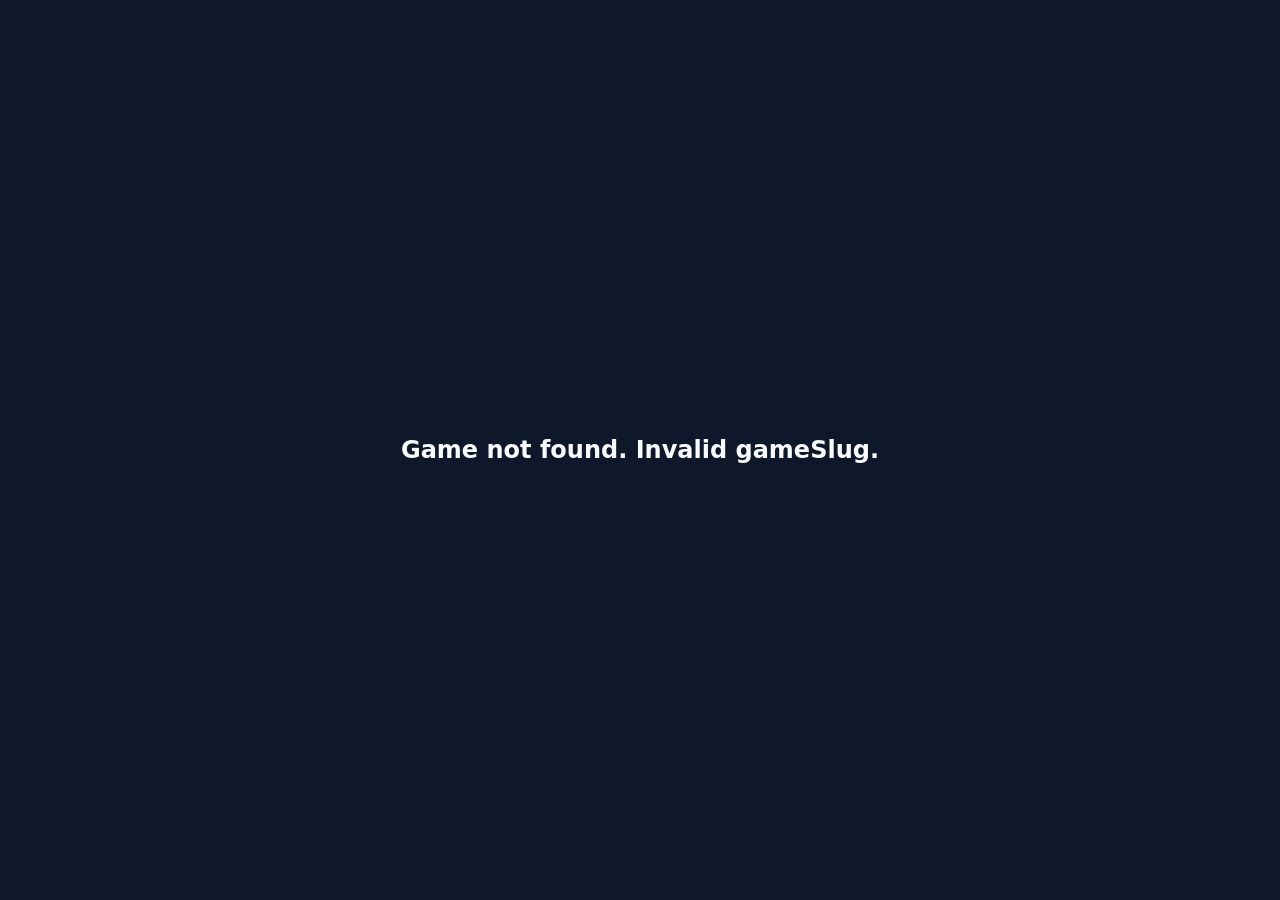
<file: index.html>
<!DOCTYPE html>
<html lang="en">
<head>
    <meta charset="UTF-8">
    <meta name="viewport" content="width=device-width, initial-scale=1.0">
    <title>Tapori Games</title>
    <style>
        body {
            font-family: system-ui, -apple-system, BlinkMacSystemFont, "Segoe UI", Roboto, sans-serif;
            background: #0f172a;
            color: #f8fafc;
            display: flex;
            justify-content: center;
            align-items: center;
            height: 100vh;
            margin: 0;
            text-align: center;
        }
        .loader {
            border: 4px solid rgba(255, 255, 255, 0.1);
            border-left-color: #22d3ee;
            border-radius: 50%;
            width: 40px;
            height: 40px;
            animation: spin 1s linear infinite;
            margin: 0 auto 16px;
        }
        @keyframes spin { 0% { transform: rotate(0deg); } 100% { transform: rotate(360deg); } }
    </style>
</head>
<body>
    <div>
        <div class="loader" id="loader"></div>
        <h2 id="message">Loading Game...</h2>
    </div>

    <script>
        function getFirstParamValue(key) {
            const url = new URL(window.location.href);
            const values = url.searchParams.getAll(key).map((value) => value.trim()).filter(Boolean);
            return values.length > 0 ? values[0] : "";
        }

        const gameSlug = getFirstParamValue("gameSlug").toLowerCase();
        
        // Pass all parameters to the destination
        const searchParams = window.location.search;

        if (gameSlug === "snake-and-ladder" || gameSlug === "snake and ladder") {
            window.location.replace("./snake-and-ladder/index.html" + searchParams);
        } else if (gameSlug === "greedy-slots") {
            window.location.replace("./greedy-slots/index.html" + searchParams);
        } else {
            document.getElementById("loader").style.display = "none";
            document.getElementById("message").textContent = "Game not found. Invalid gameSlug.";
        }
    </script>
</body>
</html>
</file>
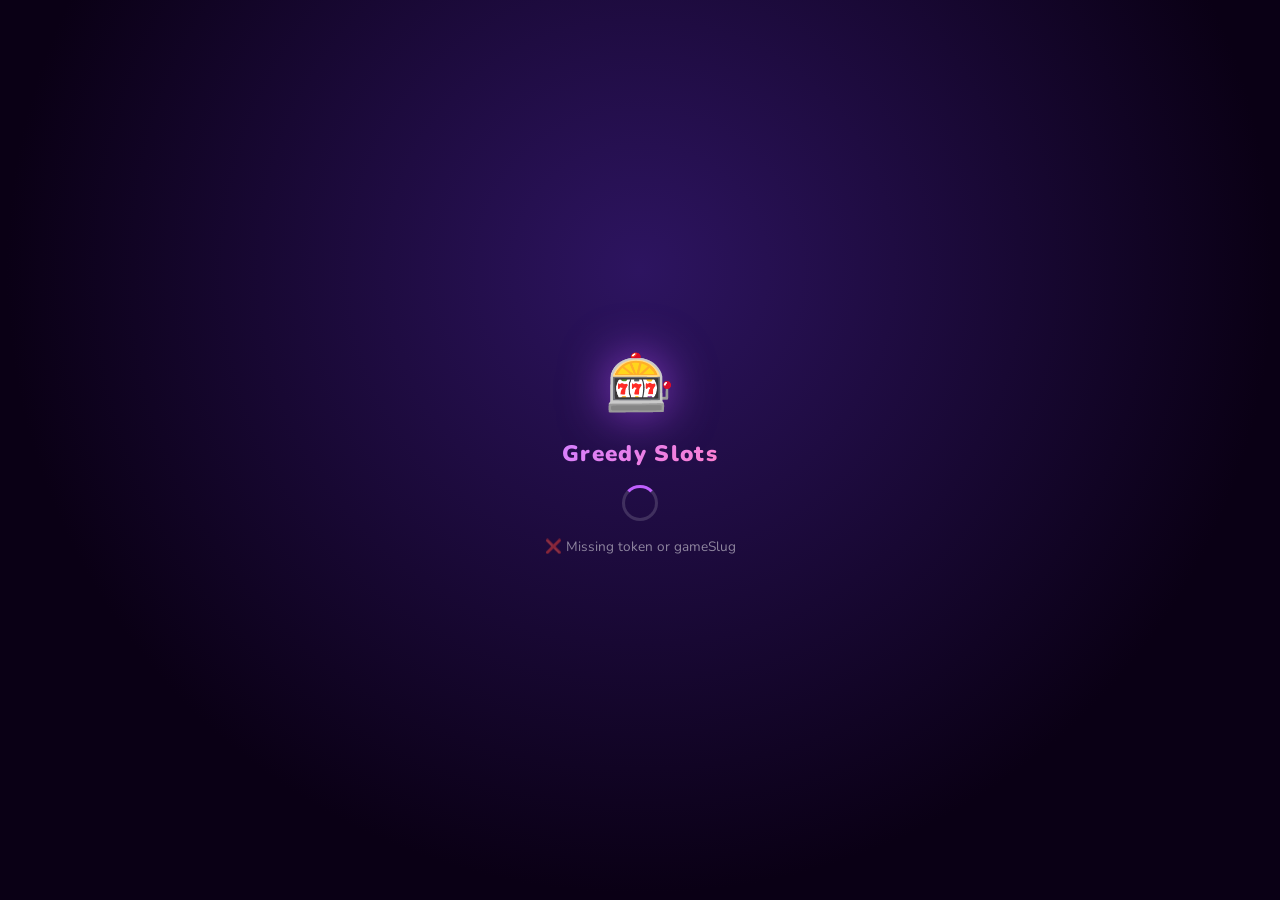
<file: greedy-slots/index.html>
<!DOCTYPE html>
<html lang="en">
<head>
  <meta charset="UTF-8" />
  <meta name="viewport" content="width=device-width, initial-scale=1.0, maximum-scale=1.0, user-scalable=no" />
  <title>Greedy Slots</title>
  <link rel="preconnect" href="https://fonts.googleapis.com" />
  <link href="https://fonts.googleapis.com/css2?family=Nunito:wght@700;800;900&display=swap" rel="stylesheet" />
  <link rel="stylesheet" href="css/style.css" />
</head>
<body>

  <!-- ── Loading Overlay ── -->
  <div id="loadingOverlay" class="loading-overlay">
    <div class="loading-logo">🎰</div>
    <div class="loading-title">Greedy Slots</div>
    <div class="loading-spinner"></div>
    <div class="loading-msg" id="overlayMsg">Connecting…</div>
  </div>

  <!-- ── Win Splash ── -->
  <div id="winSplash" class="win-splash hidden">
    <div class="win-splash-inner">
      <div class="win-emoji" id="winEmoji">🎉</div>
      <div class="win-label">YOU WON!</div>
      <div class="win-amount" id="winAmount">+5,000</div>
    </div>
  </div>

  <div class="app-shell">

    <!-- ── Top Bar ── -->
    <header class="topbar">
      <div class="topbar-left">
        <span class="logo-mark">GS</span>
        <span class="logo-text">Greedy Slots</span>
      </div>
      <div class="topbar-center">
        <span class="round-badge">Round <strong id="roundNumber">1</strong></span>
      </div>
      <div class="topbar-right">
        <div class="balance-pill">
          <span class="balance-icon">🪙</span>
          <strong id="balanceDisplay">--</strong>
        </div>
      </div>
    </header>

    <!-- ── Phase banner (idle / betting / spinning / result) ── -->
    <div class="phase-banner" id="phaseBanner">
      <span id="phaseTxt">Select a chip and place your bets</span>
    </div>

    <!-- ── Slots Grid ── -->
    <main class="slots-grid" id="slotsGrid">
      <!-- slots injected by JS -->
    </main>

    <!-- ── Bet Summary bar ── -->
    <div class="bet-summary" id="betSummary">
      <div class="bet-sum-item">
        <span>Total Bet</span>
        <strong id="totalBetDisplay">0</strong>
      </div>
      <div class="bet-sum-item">
        <span>Slots Selected</span>
        <strong id="slotsSelectedDisplay">0</strong>
      </div>
      <div class="bet-sum-item">
        <span>Potential</span>
        <strong id="potentialDisplay">0</strong>
      </div>
    </div>

    <!-- ── Bottom Controls ── -->
    <footer class="bottom-bar">

      <!-- Chip Rail -->
      <div class="chip-rail" id="chipRail"></div>

      <!-- Start / CTA Button -->
      <button class="start-btn" id="startBtn" disabled>
        <div class="btn-spinner"></div>
        <span class="btn-text">🎰 Start Round</span>
      </button>

    </footer>

  </div><!-- .app-shell -->

  <script src="css/js/game.js"></script>
</body>
</html>
</file>
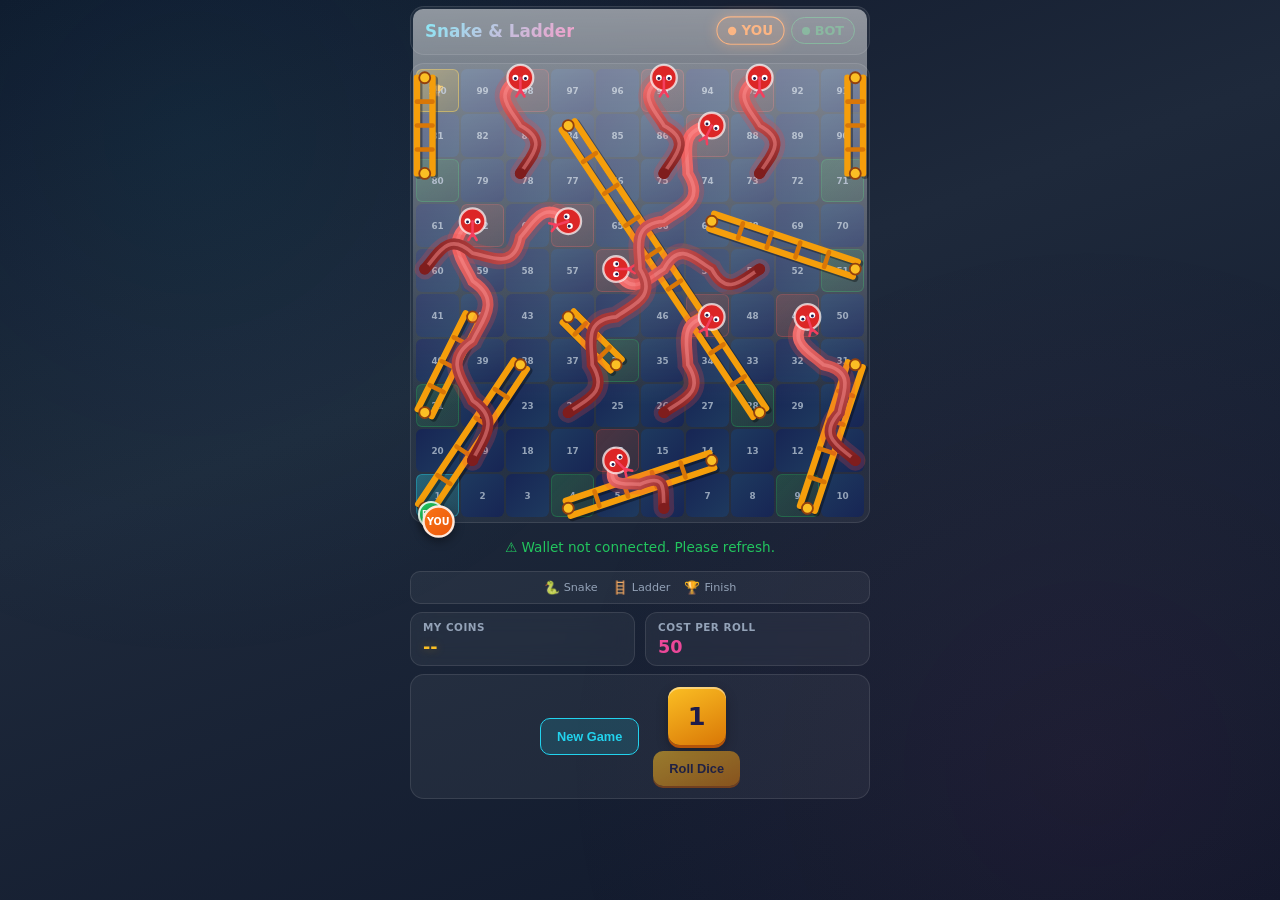
<file: snake and ladder/index.html>
<!DOCTYPE html>
<html lang="en">
<head>
    <meta charset="UTF-8">
    <meta name="viewport" content="width=device-width, initial-scale=1.0, maximum-scale=1.0, user-scalable=no">
    <title>Snake & Ladder - You vs Bot</title>
    <style>
        :root {
            --bg-primary: #0f172a;
            --bg-secondary: #1e293b;
            --bg-card: #334155;
            --cell-even: #1e3a5f;
            --cell-odd: #172554;
            --accent-cyan: #22d3ee;
            --accent-orange: #f97316;
            --accent-green: #22c55e;
            --accent-pink: #ec4899;
            --accent-purple: #a855f7;
            --accent-yellow: #eab308;
            --glass-bg: rgba(255, 255, 255, 0.05);
            --glass-border: rgba(255, 255, 255, 0.1);
            --text-primary: #f1f5f9;
            --text-secondary: #94a3b8;
            --shadow-soft: 0 4px 20px rgba(0, 0, 0, 0.25);
        }

        * {
            margin: 0;
            padding: 0;
            box-sizing: border-box;
            -webkit-tap-highlight-color: transparent;
        }

        html, body {
            height: 100%;
            overflow: hidden;
            touch-action: manipulation;
        }

        body {
            font-family: system-ui, -apple-system, 'Segoe UI', Roboto, sans-serif;
            background: linear-gradient(160deg, #0f172a 0%, #1e293b 40%, #0f172a 100%);
            color: var(--text-primary);
            display: flex;
            flex-direction: column;
            align-items: center;
            justify-content: center;
            height: 100vh;
            padding: 6px;
            position: relative;
        }

        body::before {
            content: '';
            position: fixed;
            top: 0;
            left: 0;
            right: 0;
            bottom: 0;
            background:
                radial-gradient(circle at 15% 15%, rgba(34, 211, 238, 0.06) 0%, transparent 40%),
                radial-gradient(circle at 85% 85%, rgba(236, 72, 153, 0.05) 0%, transparent 40%);
            pointer-events: none;
            z-index: 0;
        }

        .game-container {
            width: 100%;
            max-width: 460px;
            height: 100vh;
            display: flex;
            flex-direction: column;
            gap: 8px;
            position: relative;
            z-index: 1;
        }

        .top-bar {
            display: flex;
            justify-content: space-between;
            align-items: center;
            padding: 10px 14px;
            background: var(--glass-bg);
            border: 1px solid var(--glass-border);
            border-radius: 14px;
            backdrop-filter: blur(10px);
        }

        .game-title {
            font-size: 1.05rem;
            font-weight: 700;
            background: linear-gradient(135deg, var(--accent-cyan), var(--accent-pink));
            -webkit-background-clip: text;
            -webkit-text-fill-color: transparent;
            background-clip: text;
        }

        .turn-display {
            display: flex;
            gap: 8px;
        }

        .turn-badge {
            display: flex;
            align-items: center;
            gap: 5px;
            padding: 5px 10px;
            border-radius: 16px;
            font-size: 0.8rem;
            font-weight: 600;
            background: var(--glass-bg);
            border: 1.5px solid transparent;
            transition: all 0.25s ease;
            opacity: 0.5;
        }

        .turn-badge.active {
            opacity: 1;
            transform: scale(1.05);
        }

        .turn-badge.p1 { border-color: var(--accent-orange); color: var(--accent-orange); }
        .turn-badge.p1.active { background: rgba(249, 115, 22, 0.15); box-shadow: 0 0 12px rgba(249, 115, 22, 0.4); }

        .turn-badge.p2 { border-color: var(--accent-green); color: var(--accent-green); }
        .turn-badge.p2.active { background: rgba(34, 197, 94, 0.15); box-shadow: 0 0 12px rgba(34, 197, 94, 0.4); }

        .turn-dot {
            width: 8px;
            height: 8px;
            border-radius: 50%;
        }

        .board-container {
            width: 100%;
            aspect-ratio: 1;
            background: var(--glass-bg);
            border: 1px solid var(--glass-border);
            border-radius: 14px;
            padding: 5px;
            position: relative;
        }

        .board {
            width: 100%;
            height: 100%;
            display: grid;
            grid-template-columns: repeat(10, 1fr);
            grid-template-rows: repeat(10, 1fr);
            gap: 2px;
            position: relative;
        }

        .cell {
            display: flex;
            align-items: center;
            justify-content: center;
            font-size: 0.55rem;
            font-weight: 600;
            border-radius: 6px;
            position: relative;
            transition: all 0.2s ease;
            color: var(--text-secondary);
        }

        .cell:nth-child(odd) { background: linear-gradient(135deg, var(--cell-odd), var(--cell-even)); }
        .cell:nth-child(even) { background: linear-gradient(135deg, var(--cell-even), var(--cell-odd)); }

        .cell.snake-cell {
            background: linear-gradient(135deg, rgba(239, 68, 68, 0.18), rgba(239, 68, 68, 0.07));
            border: 1px solid rgba(239, 68, 68, 0.25);
        }

        .cell.ladder-cell {
            background: linear-gradient(135deg, rgba(34, 197, 94, 0.18), rgba(34, 197, 94, 0.07));
            border: 1px solid rgba(34, 197, 94, 0.25);
        }

        /* SVG overlay for real snakes & ladders */
        #board-svg {
            position: absolute;
            top: 0; left: 0;
            width: 100%; height: 100%;
            pointer-events: none;
            z-index: 5;
            overflow: visible;
        }

        .cell.start {
            background: linear-gradient(135deg, rgba(34, 211, 238, 0.3), rgba(34, 211, 238, 0.15));
            border: 1px solid rgba(34, 211, 238, 0.4);
        }

        .cell.finish {
            background: linear-gradient(135deg, rgba(234, 179, 8, 0.35), rgba(234, 179, 8, 0.15));
            border: 1px solid rgba(234, 179, 8, 0.5);
        }

        .cell.finish::after {
            content: '🏆';
            position: absolute;
            font-size: 0.65rem;
        }

        .player-token {
            position: absolute;
            width: 5.8%;
            height: 5.8%;
            border-radius: 50%;
            display: flex;
            align-items: center;
            justify-content: center;
            font-weight: 800;
            font-size: 0.5rem;
            color: #fff;
            z-index: 15;
            transition: left 0.2s cubic-bezier(0.34, 1.56, 0.64, 1), top 0.2s cubic-bezier(0.34, 1.56, 0.64, 1);
            box-shadow: 0 3px 8px rgba(0,0,0,0.4);
            border: 2px solid rgba(255,255,255,0.85);
        }

        .player-token.p1 { background: linear-gradient(135deg, #f97316, #ea580c); }
        .player-token.p2 { background: linear-gradient(135deg, #22c55e, #16a34a); }

        .player-token.active {
            transform: scale(1.2);
            z-index: 25;
            animation: glowPulse 1s ease-in-out infinite;
        }

        @keyframes glowPulse {
            0%, 100% { box-shadow: 0 3px 8px rgba(0,0,0,0.4), 0 0 0 0 currentColor; }
            50% { box-shadow: 0 3px 8px rgba(0,0,0,0.4), 0 0 15px 3px currentColor; }
        }

        .player-token.bot-highlight {
            animation: botPulse 0.4s ease-in-out 2;
        }

        @keyframes botPulse {
            0%   { box-shadow: 0 3px 8px rgba(0,0,0,0.4), 0 0 0 0 rgba(34,197,94,0.8); }
            50%  { box-shadow: 0 3px 8px rgba(0,0,0,0.4), 0 0 22px 6px rgba(34,197,94,0.6); transform: scale(1.3); }
            100% { box-shadow: 0 3px 8px rgba(0,0,0,0.4), 0 0 0 0 rgba(34,197,94,0.0); }
        }

        .player-token.sliding {
            animation: snakeSlither 0.6s ease-in-out;
        }

        @keyframes snakeSlither {
            0% { transform: scale(1) translateX(0); }
            25% { transform: scale(0.85) translateX(-3px); }
            50% { transform: scale(0.9) translateX(3px); }
            75% { transform: scale(0.85) translateX(-3px); }
            100% { transform: scale(1) translateX(0); }
        }

        .player-token.climbing {
            animation: ladderClimb 0.5s ease-out;
        }

        @keyframes ladderClimb {
            0% { transform: scale(1) translateY(0); }
            40% { transform: scale(1.15) translateY(-8px); }
            100% { transform: scale(1) translateY(0); }
        }

        .status-bar {
            text-align: center;
            padding: 6px 10px;
            font-size: 0.85rem;
            color: var(--text-secondary);
            min-height: 32px;
            display: flex;
            align-items: center;
            justify-content: center;
            font-weight: 500;
        }

        .status-bar.your-turn {
            color: var(--accent-orange);
        }

        .status-bar.bot-turn {
            color: var(--accent-green);
        }

        .controls-bar {
            display: flex;
            justify-content: center;
            align-items: center;
            gap: 14px;
            padding: 12px;
            background: var(--glass-bg);
            border: 1px solid var(--glass-border);
            border-radius: 14px;
        }

        .dice-wrapper {
            display: flex;
            flex-direction: column;
            align-items: center;
            gap: 6px;
        }

        .dice {
            width: 58px;
            height: 58px;
            background: linear-gradient(155deg, #fbbf24, #d97706);
            border-radius: 12px;
            display: flex;
            align-items: center;
            justify-content: center;
            font-size: 1.6rem;
            font-weight: 900;
            color: #1e1b4b;
            cursor: pointer;
            user-select: none;
            -webkit-user-select: none;
            transition: transform 0.12s ease, box-shadow 0.15s ease;
            box-shadow: 
                0 3px 0 #b45309,
                0 5px 12px rgba(0,0,0,0.3),
                inset 0 2px 0 rgba(255,255,255,0.4);
        }

        .dice::before {
            content: '';
            position: absolute;
            top: 3px;
            left: 3px;
            right: 3px;
            height: 45%;
            background: linear-gradient(to bottom, rgba(255,255,255,0.5), transparent);
            border-radius: 10px;
            pointer-events: none;
        }

        .dice:active {
            transform: translateY(2px);
            box-shadow: 
                0 1px 0 #b45309,
                0 2px 6px rgba(0,0,0,0.25),
                inset 0 2px 0 rgba(255,255,255,0.4);
        }

        .dice.rolling {
            animation: diceSpin 0.5s ease-out;
        }

        @keyframes diceSpin {
            0% { transform: rotate(-8deg) scale(1); }
            25% { transform: rotate(100deg) scale(1.1); }
            50% { transform: rotate(180deg) scale(0.9); }
            75% { transform: rotate(280deg) scale(1.1); }
            100% { transform: rotate(360deg) scale(1); }
        }

        .btn {
            padding: 10px 16px;
            font-size: 0.8rem;
            font-weight: 600;
            border: none;
            border-radius: 10px;
            cursor: pointer;
            transition: all 0.15s ease;
            background: var(--glass-bg);
            color: var(--text-primary);
            border: 1px solid var(--glass-border);
        }

        .btn:active {
            transform: scale(0.97);
        }

        .btn.roll {
            background: linear-gradient(155deg, #fbbf24, #d97706);
            color: #1e1b4b;
            border: none;
            box-shadow: 0 2px 0 #b45309;
        }

        .btn.roll:active {
            box-shadow: 0 1px 0 #b45309;
            transform: translateY(1px);
        }

        .btn.roll:disabled {
            opacity: 0.55;
            cursor: not-allowed;
            transform: none;
        }

        .btn.roll:disabled:active {
            transform: translateY(0);
            box-shadow: 0 2px 0 #b45309;
        }

        .btn.new-game {
            background: rgba(34, 211, 238, 0.15);
            border-color: var(--accent-cyan);
            color: var(--accent-cyan);
        }

        .legend-bar {
            display: flex;
            justify-content: center;
            gap: 14px;
            padding: 8px;
            background: var(--glass-bg);
            border: 1px solid var(--glass-border);
            border-radius: 10px;
            font-size: 0.7rem;
            color: var(--text-secondary);
        }

        .legend-item {
            display: flex;
            align-items: center;
            gap: 4px;
        }

        .legend-icon { font-size: 0.8rem; }

        .modal {
            display: none;
            position: fixed;
            top: 0;
            left: 0;
            width: 100%;
            height: 100%;
            background: rgba(15, 23, 42, 0.92);
            align-items: center;
            justify-content: center;
            z-index: 120;
            backdrop-filter: blur(6px);
        }

        .modal.show { display: flex; animation: modalIn 0.25s ease; }

        @keyframes modalIn {
            from { opacity: 0; }
            to { opacity: 1; }
        }

        .modal-content {
            background: linear-gradient(155deg, #1e293b, #334155);
            padding: 28px;
            border-radius: 20px;
            text-align: center;
            box-shadow: 0 10px 40px rgba(0,0,0,0.5);
            border: 1px solid var(--glass-border);
            animation: modalPop 0.3s cubic-bezier(0.34, 1.56, 0.64, 1);
            max-width: 300px;
            width: 90%;
        }

        @keyframes modalPop {
            from { transform: translateY(30px) scale(0.9); opacity: 0; }
            to { transform: translateY(0) scale(1); opacity: 1; }
        }

        .winner-title {
            font-size: 1.8rem;
            font-weight: 800;
            margin-bottom: 6px;
        }

        .winner-msg {
            font-size: 0.95rem;
            color: var(--text-secondary);
            margin-bottom: 24px;
        }

        .modal-actions {
            display: flex;
            gap: 10px;
            justify-content: center;
        }

        .wallet-row {
            display: flex;
            justify-content: space-between;
            gap: 10px;
            width: 100%;
        }

        .wallet-card {
            flex: 1;
            background: var(--glass-bg);
            border: 1px solid var(--glass-border);
            border-radius: 12px;
            padding: 8px 12px;
            display: flex;
            flex-direction: column;
            gap: 4px;
            backdrop-filter: blur(10px);
        }

        .wallet-card span {
            font-size: 0.65rem;
            color: var(--text-secondary);
            text-transform: uppercase;
            letter-spacing: 0.5px;
            font-weight: 600;
        }

        .wallet-card strong {
            font-size: 1.1rem;
            font-weight: 700;
            color: var(--text-primary);
        }

        .wallet-card.accent strong {
            color: #fbbf24;
            text-shadow: 0 0 10px rgba(251, 191, 36, 0.4);
        }
        
        .wallet-card.cost strong {
            color: var(--accent-pink);
        }

        @media (max-width: 360px) {
            .game-title { font-size: 0.9rem; }
            .dice { width: 50px; height: 50px; font-size: 1.4rem; }
            .btn { padding: 8px 12px; font-size: 0.75rem; }
            .turn-badge { padding: 4px 8px; font-size: 0.7rem; }
        }
    </style>
</head>
<body>
    <div class="game-container">
        <div class="top-bar">
            <div class="game-title">Snake & Ladder</div>
            <div class="turn-display" id="turn-display"></div>
        </div>

        <div class="board-container">
            <div class="board" id="board"></div>
            <svg id="board-svg" viewBox="0 0 100 100" preserveAspectRatio="none"></svg>
        </div>

        <div class="status-bar" id="status-bar">Your Turn - Roll the dice!</div>

        <div class="legend-bar">
            <div class="legend-item"><span class="legend-icon">🐍</span> Snake</div>
            <div class="legend-item"><span class="legend-icon">🪜</span> Ladder</div>
            <div class="legend-item"><span class="legend-icon">🏆</span> Finish</div>
        </div>

        <div class="wallet-row">
            <div class="wallet-card accent">
                <span>My Coins</span>
                <strong id="user-coins">--</strong>
            </div>
            <div class="wallet-card cost">
                <span>Cost Per Roll</span>
                <strong>50</strong>
            </div>
        </div>

        <div class="controls-bar">
            <button class="btn new-game" id="new-game-btn">New Game</button>
            <div class="dice-wrapper">
                <div class="dice" id="dice">1</div>
                <button class="btn roll" id="roll-btn">Roll Dice</button>
            </div>
        </div>
    </div>

    <div class="modal" id="winner-modal">
        <div class="modal-content">
            <div class="winner-title" id="winner-title">You Win!</div>
            <div class="winner-msg" id="winner-msg">🎉 Congratulations! 🎉</div>
            <div class="modal-actions">
                <button class="btn new-game" id="rematch-btn">Play Again</button>
            </div>
        </div>
    </div>

    <script>
        (function() {
            const BOARD_SIZE = 10;
            const TOTAL_CELLS = 100;
            const BOT_DELAY_MIN = 500;
            const BOT_DELAY_MAX = 800;

            const SNAKES = { 16:6, 47:26, 49:11, 56:53, 62:19, 64:60, 87:24, 93:73, 95:75, 98:78 };
            const LADDERS = { 1:38, 4:14, 9:31, 21:42, 28:84, 36:44, 51:67, 71:91, 80:100 };

            const HUMAN = 1;
            const BOT = 2;
            
            // Backend Integration
            const api = {
                baseUrl: window.location.hostname === 'localhost' || window.location.hostname === '127.0.0.1' 
                    ? 'http://localhost:5001/api' 
                    : 'https://tapori.onrender.com/api',
                token: resolveAccessToken(),
                gameSlug: resolveGameSlug() || 'snake-and-ladder'
            };

            function getFirstParamValue(key) {
                const url = new URL(window.location.href);
                const values = url.searchParams.getAll(key).map((value) => value.trim()).filter(Boolean);
                return values.length > 0 ? values[0] : "";
            }

            function resolveAccessToken() {
                return getFirstParamValue("token");
            }

            function resolveGameSlug() {
                return getFirstParamValue("gameSlug").toLowerCase();
            }

            async function apiRequest(path, options = {}) {
                if (!api.token) throw new Error("Wallet not connected (No token)");
                const response = await fetch(`${api.baseUrl}${path}`, {
                    ...options,
                    headers: {
                        "Content-Type": "application/json",
                        "Authorization": `Bearer ${api.token}`,
                        ...(options.headers || {})
                    }
                });
                const data = await response.json().catch(() => ({}));
                if (!response.ok || data?.success === false) {
                    throw new Error(data?.error?.message || data?.message || "Request failed");
                }
                return data;
            }
            
            let players = [];
            let currentTurn = HUMAN;
            let isRolling = false;
            let gameOver = false;

            const el = {
                board: document.getElementById('board'),
                dice: document.getElementById('dice'),
                rollBtn: document.getElementById('roll-btn'),
                newGameBtn: document.getElementById('new-game-btn'),
                statusBar: document.getElementById('status-bar'),
                turnDisplay: document.getElementById('turn-display'),
                winnerModal: document.getElementById('winner-modal'),
                winnerTitle: document.getElementById('winner-title'),
                winnerMsg: document.getElementById('winner-msg'),
                rematchBtn: document.getElementById('rematch-btn'),
                userCoins: document.getElementById('user-coins')
            };

            function getCellPos(num) {
                num = Math.max(1, Math.min(num, TOTAL_CELLS));
                const zb = num - 1;
                const row = Math.floor(zb / BOARD_SIZE);
                let col = zb % BOARD_SIZE;
                if (row % 2 === 1) col = BOARD_SIZE - 1 - col;
                const x = (col / (BOARD_SIZE - 1)) * 94;
                const y = ((BOARD_SIZE - 1 - row) / (BOARD_SIZE - 1)) * 94;
                return { x: x + 3, y: y + 3 };
            }

            // ── SVG helpers ────────────────────────────────────────────────
            const SVG_NS = 'http://www.w3.org/2000/svg';
            function svgEl(tag, attrs) {
                const e = document.createElementNS(SVG_NS, tag);
                Object.entries(attrs).forEach(([k,v]) => e.setAttribute(k, v));
                return e;
            }

            // Same coordinate system as getCellPos — SVG viewBox 0 0 100 100
            function cellCenter(num) {
                num = Math.max(1, Math.min(num, TOTAL_CELLS));
                const zb = num - 1;
                const row = Math.floor(zb / BOARD_SIZE);
                let col = zb % BOARD_SIZE;
                if (row % 2 === 1) col = BOARD_SIZE - 1 - col;
                return {
                    x: (col / 9) * 94 + 3,
                    y: ((9 - row) / 9) * 94 + 3
                };
            }

            function drawLadder(svg, from, to) {
                const B = cellCenter(from), T = cellCenter(to);
                const dx = T.x-B.x, dy = T.y-B.y;
                const len = Math.sqrt(dx*dx+dy*dy);
                if (len < 1) return;
                const ux=dx/len, uy=dy/len, px=-uy, py=ux;
                const gap = 1.7;
                // two rail endpoints
                const r1 = { x1:B.x+px*gap,y1:B.y+py*gap, x2:T.x+px*gap,y2:T.y+py*gap };
                const r2 = { x1:B.x-px*gap,y1:B.y-py*gap, x2:T.x-px*gap,y2:T.y-py*gap };
                const g = svgEl('g', { class:'lad' });
                // drop shadow
                [r1,r2].forEach(r => g.appendChild(svgEl('line',
                    { x1:r.x1+.4,y1:r.y1+.4,x2:r.x2+.4,y2:r.y2+.4,
                      stroke:'rgba(0,0,0,0.35)', 'stroke-width':'1.6','stroke-linecap':'round'})));
                // rails
                [r1,r2].forEach(r => g.appendChild(svgEl('line',
                    { x1:r.x1,y1:r.y1,x2:r.x2,y2:r.y2,
                      stroke:'#f59e0b','stroke-width':'1.4','stroke-linecap':'round'})));
                // rungs
                const nRungs = Math.max(3, Math.round(len / 9));
                for (let i = 1; i <= nRungs; i++) {
                    const t = i / (nRungs + 1);
                    const rx1=r1.x1+(r1.x2-r1.x1)*t, ry1=r1.y1+(r1.y2-r1.y1)*t;
                    const rx2=r2.x1+(r2.x2-r2.x1)*t, ry2=r2.y1+(r2.y2-r2.y1)*t;
                    g.appendChild(svgEl('line',
                        { x1:rx1,y1:ry1,x2:rx2,y2:ry2,
                          stroke:'#d97706','stroke-width':'1.0','stroke-linecap':'round'}));
                }
                // end caps
                [B,T].forEach(p => g.appendChild(svgEl('circle',
                    { cx:p.x,cy:p.y,r:'1.2',fill:'#fbbf24',stroke:'#92400e','stroke-width':'0.4'})));
                svg.appendChild(g);
            }

            function drawSnake(svg, from, to) {
                const H = cellCenter(from), T = cellCenter(to);
                const dx=T.x-H.x, dy=T.y-H.y;
                const len=Math.sqrt(dx*dx+dy*dy);
                if (len<1) return;
                const ux=dx/len, uy=dy/len, px=-uy, py=ux;
                const segs = Math.max(2, Math.round(len/12));
                const amp  = Math.min(6.5, 38/segs);

                // Build sinusoidal cubic-bezier path
                let d = `M ${H.x.toFixed(2)} ${H.y.toFixed(2)}`;
                for (let i=0; i<segs; i++) {
                    const side = (i%2===0) ? 1 : -1;
                    const t1=(i+0.33)/segs, t2=(i+0.67)/segs, t3=(i+1)/segs;
                    const ex=H.x+dx*t3, ey=H.y+dy*t3;
                    const c1x=H.x+dx*t1+px*side*amp,   c1y=H.y+dy*t1+py*side*amp;
                    const c2x=H.x+dx*t2+px*side*amp*.3, c2y=H.y+dy*t2+py*side*amp*.3;
                    d+=` C ${c1x.toFixed(2)} ${c1y.toFixed(2)}, ${c2x.toFixed(2)} ${c2y.toFixed(2)}, ${ex.toFixed(2)} ${ey.toFixed(2)}`;
                }

                const gid = `sg${from}_${to}`;
                const g = svgEl('g', { class:'snk' });

                // gradient head→tail
                const defs = svgEl('defs',{});
                const grad = svgEl('linearGradient',
                    { id:gid, gradientUnits:'userSpaceOnUse',
                      x1:H.x, y1:H.y, x2:T.x, y2:T.y });
                grad.appendChild(Object.assign(svgEl('stop',{ offset:'0%'}),  {}) );
                grad.lastChild.setAttribute('stop-color','#f87171');
                grad.appendChild(svgEl('stop',{ offset:'100%','stop-color':'#7f1d1d'}));
                defs.appendChild(grad);
                g.appendChild(defs);

                // glow
                g.appendChild(svgEl('path',{ d, fill:'none',
                    stroke:'rgba(239,68,68,0.22)','stroke-width':'4.5','stroke-linecap':'round'}));
                // body
                g.appendChild(svgEl('path',{ d, fill:'none',
                    stroke:`url(#${gid})`,'stroke-width':'2.4','stroke-linecap':'round'}));
                // highlight stripe
                g.appendChild(svgEl('path',{ d, fill:'none',
                    stroke:'rgba(255,150,150,0.45)','stroke-width':'0.8','stroke-linecap':'round'}));

                // head
                g.appendChild(svgEl('circle',
                    { cx:H.x,cy:H.y,r:'2.8',fill:'#dc2626',stroke:'rgba(255,255,255,0.7)','stroke-width':'0.5'}));

                // eyes
                [[px,py],[-px,-py]].forEach(([ex,ey]) => {
                    g.appendChild(svgEl('circle',
                        { cx:(H.x+ex*1.1).toFixed(2),cy:(H.y+ey*1.1).toFixed(2),
                          r:'0.65',fill:'#fff'}));
                    g.appendChild(svgEl('circle',
                        { cx:(H.x+ex*1.1+ux*.15).toFixed(2),cy:(H.y+ey*1.1+uy*.15).toFixed(2),
                          r:'0.32',fill:'#1e1b4b'}));
                });

                // forked tongue
                const tb = { x:H.x+ux*3.2, y:H.y+uy*3.2 };
                [[px*.9,py*.9],[-px*.9,-py*.9]].forEach(([tx,ty]) => {
                    g.appendChild(svgEl('line',
                        { x1:(H.x+ux*2.6).toFixed(2),y1:(H.y+uy*2.6).toFixed(2),
                          x2:(tb.x+ux*.9+tx).toFixed(2),y2:(tb.y+uy*.9+ty).toFixed(2),
                          stroke:'#f43f5e','stroke-width':'0.55','stroke-linecap':'round'}));
                });
                g.appendChild(svgEl('line',
                    { x1:H.x.toFixed(2),y1:H.y.toFixed(2),
                      x2:tb.x.toFixed(2),y2:tb.y.toFixed(2),
                      stroke:'#f43f5e','stroke-width':'0.55','stroke-linecap':'round'}));

                // tail
                g.appendChild(svgEl('circle',
                    { cx:T.x,cy:T.y,r:'1.2',fill:'#7f1d1d'}));

                svg.appendChild(g);
            }

            function drawSnakesAndLadders() {
                const svg = document.getElementById('board-svg');
                svg.innerHTML = '';
                // Ladders first (rendered below snakes)
                Object.entries(LADDERS).forEach(([f,t]) => drawLadder(svg, +f, +t));
                // Snakes on top
                Object.entries(SNAKES).forEach(([f,t])  => drawSnake(svg,  +f, +t));
            }
            // ── Board builder ──────────────────────────────────────────────
            function buildBoard() {
                el.board.innerHTML = '';
                for (let row = 0; row < BOARD_SIZE; row++) {
                    for (let col = 0; col < BOARD_SIZE; col++) {
                        const cell = document.createElement('div');
                        cell.className = 'cell';
                        // CSS row 0 = top (cells 91-100), CSS row 9 = bottom (cells 1-10)
                        // Even CSS rows = logical-odd rows → Right-to-Left
                        // Odd CSS rows  = logical-even rows → Left-to-Right
                        let num;
                        if (row % 2 === 0) {
                            num = (BOARD_SIZE - 1 - row) * BOARD_SIZE + (BOARD_SIZE - 1 - col) + 1;
                        } else {
                            num = (BOARD_SIZE - 1 - row) * BOARD_SIZE + col + 1;
                        }
                        cell.textContent = num;
                        if (num === 1)    cell.classList.add('start');
                        if (num === 100)  cell.classList.add('finish');
                        if (SNAKES[num])  cell.classList.add('snake-cell');
                        if (LADDERS[num]) cell.classList.add('ladder-cell');
                        el.board.appendChild(cell);
                    }
                }
                requestAnimationFrame(drawSnakesAndLadders);
            }

            function renderTokens() {
                document.querySelectorAll('.player-token').forEach(e => e.remove());
                players.forEach((p, i) => {
                    const tok = document.createElement('div');
                    tok.className = `player-token p${p.id}`;
                    tok.id = `tok-${p.id}`;
                    tok.textContent = p.id === HUMAN ? 'YOU' : 'BOT';
                    el.board.parentElement.appendChild(tok);
                });
                updatePositions();
            }

            function updatePositions() {
                players.forEach((p, i) => {
                    const tok = document.getElementById(`tok-${p.id}`);
                    if (tok) {
                        const pos = getCellPos(p.position);
                        const offset = i * 1.5;
                        tok.style.left = `calc(${pos.x}% - ${offset}%)`;
                        tok.style.top = `calc(${pos.y}% - ${offset}%)`;
                        tok.classList.toggle('active', p.id === currentTurn);
                    }
                });
            }

            function updateTurnDisplay() {
                el.turnDisplay.innerHTML = '';
                players.forEach((p, i) => {
                    const badge = document.createElement('div');
                    const isActive = (p.id === HUMAN && currentTurn === HUMAN) || (p.id === BOT && currentTurn === BOT);
                    badge.className = `turn-badge p${p.id} ${isActive ? 'active' : ''}`;
                    const colors = {1:'#f97316',2:'#22c55e'};
                    const labels = {1:'YOU',2:'BOT'};
                    badge.innerHTML = `<span class="turn-dot" style="background:${colors[p.id]}"></span>${labels[p.id]}`;
                    el.turnDisplay.appendChild(badge);
                });
            }

            function setStatus(msg, type) {
                el.statusBar.textContent = msg;
                el.statusBar.classList.remove('your-turn', 'bot-turn');
                if (type === 'human') el.statusBar.classList.add('your-turn');
                else if (type === 'bot') el.statusBar.classList.add('bot-turn');
            }

            // --- Weighted dice: Bot favors 4, 5, 6 ---
            // Weights: 1→5%, 2→8%, 3→12%, 4→25%, 5→25%, 6→25%
            const BOT_DICE_WEIGHTS = [5, 8, 12, 25, 25, 25]; // sum = 100

            function weightedBotRoll() {
                const r = Math.random() * 100;
                let acc = 0;
                for (let i = 0; i < BOT_DICE_WEIGHTS.length; i++) {
                    acc += BOT_DICE_WEIGHTS[i];
                    if (r < acc) return i + 1;
                }
                return 6;
            }

            // Smart near-win: if bot is close to 100, try to get exact roll
            function smartBotRoll(botPos) {
                const needed = 100 - botPos;
                // Within winning range 1-6
                if (needed >= 1 && needed <= 6) {
                    // 65% chance to "get lucky" and roll the exact winning number
                    if (Math.random() < 0.65) return needed;
                }
                // Avoid snakes when near them (within 6 steps)
                const snakeHeads = Object.keys(SNAKES).map(Number);
                const safeWeights = [5, 8, 12, 25, 25, 25];
                let filtered = [];
                for (let v = 1; v <= 6; v++) {
                    const dest = botPos + v;
                    if (dest <= 100 && snakeHeads.includes(dest)) {
                        // Snake head — lower weight by 80%
                        filtered.push(safeWeights[v - 1] * 0.2);
                    } else {
                        filtered.push(safeWeights[v - 1]);
                    }
                }
                const total = filtered.reduce((a, b) => a + b, 0);
                const r = Math.random() * total;
                let acc = 0;
                for (let i = 0; i < filtered.length; i++) {
                    acc += filtered[i];
                    if (r < acc) return i + 1;
                }
                return weightedBotRoll();
            }

            async function rollDice() {
                if (isRolling || gameOver) return;

                const isBot = currentTurn === BOT;

                if (!isBot) {
                    try {
                        setStatus('Spending 50 coins...', 'human');
                        el.rollBtn.disabled = true;
                        
                        const res = await apiRequest("/game/play", {
                            method: "POST",
                            body: JSON.stringify({
                                gameSlug: api.gameSlug,
                                coinCost: 50,
                                playCost: 50,
                                amount: 50,
                                coins: 50,
                                betAmount: 50
                            })
                        });
                        
                        if (res && res.user) {
                            el.userCoins.textContent = res.user.coins;
                        }
                    } catch (error) {
                        const errMsg = error.message.includes('Insufficient') ? 'Not enough coins (Need 50)' : error.message;
                        setStatus(`⚠️ ${errMsg}`, 'human');
                        el.rollBtn.disabled = false;
                        return; // Stop the roll
                    }
                }

                isRolling = true;
                el.rollBtn.disabled = true;

                el.dice.classList.add('rolling');

                if (isBot) {
                    setStatus('🤖 Bot is rolling…', 'bot');
                } else {
                    setStatus('Rolling…', 'human');
                }

                // Fast shuffle: 8 ticks × 45ms = ~360ms total animation
                let cnt = 0;
                const iv = setInterval(() => {
                    el.dice.textContent = Math.floor(Math.random() * 6) + 1;
                    cnt++;
                    if (cnt >= 8) {
                        clearInterval(iv);
                        finalRoll();
                    }
                }, 45);
            }

            function finalRoll() {
                el.dice.classList.remove('rolling');

                // Determine roll value
                let val;
                if (currentTurn === BOT) {
                    const botPos = players.find(pl => pl.id === BOT).position;
                    val = smartBotRoll(botPos);
                } else {
                    val = Math.floor(Math.random() * 6) + 1;
                }

                el.dice.textContent = val;

                if (currentTurn === BOT) {
                    setStatus(`🎲 Bot rolled ${val}!`, 'bot');
                    // Highlight bot token briefly
                    const botTok = document.getElementById('tok-2');
                    if (botTok) {
                        botTok.classList.add('bot-highlight');
                        setTimeout(() => botTok.classList.remove('bot-highlight'), 900);
                    }
                } else {
                    setStatus(`🎲 You rolled ${val}!`, 'human');
                }

                setTimeout(() => movePlayer(val), 320);
            }

            function movePlayer(step) {
                const p = players.find(pl => pl.id === currentTurn);
                const dest = p.position + step;

                if (dest > TOTAL_CELLS) {
                    const needed = TOTAL_CELLS - p.position;
                    if (currentTurn === BOT) {
                        setStatus(`🤖 Bot needs ${needed} to win — skipped!`, 'bot');
                    } else {
                        setStatus(`⚠️ Need ${needed} to win — skipped!`, 'human');
                    }
                    setTimeout(nextTurn, 600);
                    return;
                }

                // Animate all moves including the winning move to 100
                animateMove(p, p.position, dest, () => {
                    p.position = dest;
                    updatePositions();
                    if (dest === TOTAL_CELLS) {
                        if (currentTurn === BOT) setStatus('🤖 Bot reached 100! 🏆', 'bot');
                        else setStatus('🏆 You reached 100!', 'human');
                        setTimeout(winGame, 400);
                        return;
                    }
                    if (currentTurn === BOT) {
                        setStatus(`🤖 Bot moved to ${dest}`, 'bot');
                    } else {
                        setStatus(`✅ You moved to ${dest}`, 'human');
                    }
                    setTimeout(() => checkEntity(p), 220);
                });
            }

            function animateMove(p, from, to, cb) {
                const dir = from < to ? 1 : -1;
                let cur = from;
                const move = () => {
                    cur += dir;
                    p.position = cur;
                    updatePositions();
                    if (cur !== to) {
                        setTimeout(move, 120);
                    } else {
                        cb();
                    }
                };
                move();
            }

            function checkEntity(p) {
                const pos = p.position;
                const tok = document.getElementById(`tok-${p.id}`);

                if (SNAKES[pos]) {
                    const msg = `🐍 Snake! ${pos} → ${SNAKES[pos]}`;
                    if (currentTurn === BOT) setStatus(msg, 'bot');
                    else setStatus(msg, 'human');
                    
                    tok.classList.add('sliding');
                    setTimeout(() => tok.classList.remove('sliding'), 600);
                    animateMove(p, pos, SNAKES[pos], () => {
                        p.position = SNAKES[pos];
                        updatePositions();
                        setTimeout(nextTurn, 500);
                    });
                } else if (LADDERS[pos]) {
                    const msg = `🪜 Ladder! ${pos} → ${LADDERS[pos]}`;
                    if (currentTurn === BOT) setStatus(msg, 'bot');
                    else setStatus(msg, 'human');
                    
                    tok.classList.add('climbing');
                    setTimeout(() => tok.classList.remove('climbing'), 500);
                    animateMove(p, pos, LADDERS[pos], () => {
                        p.position = LADDERS[pos];
                        updatePositions();
                        if (p.position === TOTAL_CELLS) {
                            setTimeout(winGame, 350);
                        } else {
                            setTimeout(nextTurn, 500);
                        }
                    });
                } else if (p.position === TOTAL_CELLS) {
                    winGame();
                } else {
                    nextTurn();
                }
            }

            function nextTurn() {
                if (gameOver) return;

                // CRITICAL: always reset rolling state before any turn switch
                isRolling = false;

                if (currentTurn === HUMAN) {
                    currentTurn = BOT;
                    updateTurnDisplay();
                    updatePositions();

                    const delay = BOT_DELAY_MIN + Math.random() * (BOT_DELAY_MAX - BOT_DELAY_MIN);
                    setStatus('🤖 Bot is thinking…', 'bot');

                    setTimeout(() => {
                        if (!gameOver) rollDice();
                    }, delay);
                } else {
                    currentTurn = HUMAN;
                    updateTurnDisplay();
                    updatePositions();
                    const currentCoins = parseInt(el.userCoins.textContent) || 0;
                    checkCoinBalance(currentCoins);
                }
            }

            async function winGame() {
                gameOver = true;
                const isHumanWinner = currentTurn === HUMAN;
                
                try {
                    // Send result to backend to resolve the last GamePlay record and potentially award coins
                    const res = await apiRequest("/game/result", {
                        method: "POST",
                        body: JSON.stringify({
                            gameSlug: api.gameSlug,
                            result: isHumanWinner ? "win" : "lose"
                        })
                    });
                    
                    if (res && res.user) {
                        el.userCoins.textContent = res.user.coins;
                    }
                } catch (error) {
                    console.error("Failed to submit game result:", error);
                }

                if (isHumanWinner) {
                    el.winnerTitle.textContent = '🎉 You Win!';
                    el.winnerTitle.style.color = '#f97316';
                    el.winnerMsg.textContent = 'Congratulations! You beat the Bot!';
                } else {
                    el.winnerTitle.textContent = '🤖 Bot Wins!';
                    el.winnerTitle.style.color = '#22c55e';
                    el.winnerMsg.textContent = 'Better luck next time!';
                }
                
                el.winnerModal.classList.add('show');
            }

            function initGame() {
                players = [
                    { position: 1, id: HUMAN },
                    { position: 1, id: BOT }
                ];
                currentTurn = HUMAN;
                isRolling = false;
                gameOver = false;
                el.dice.textContent = '1';
                el.rollBtn.disabled = false;
                el.winnerModal.classList.remove('show');
                renderTokens();
                updateTurnDisplay();
                requestAnimationFrame(drawSnakesAndLadders);
                setStatus('🎮 Your Turn — Roll the dice!', 'human');
            }

            function checkCoinBalance(coins) {
                if (coins < 50) {
                    el.rollBtn.disabled = true;
                    setStatus('⚠️ Not enough coins to play (Need 50)', 'bot');
                } else {
                    if (currentTurn === HUMAN && !isRolling && !gameOver) {
                        el.rollBtn.disabled = false;
                        setStatus('🎮 Your Turn — Roll the dice!', 'human');
                    }
                }
            }

            async function loadGameData() {
                if (!api.token) {
                    el.userCoins.textContent = "--";
                    setStatus("⚠️ Wallet not connected. Please refresh.", "bot");
                    el.rollBtn.disabled = true;
                    return;
                }

                try {
                    const data = await apiRequest(`/game/init?gameSlug=${api.gameSlug}`);
                    if (data && data.user) {
                        const currentCoins = data.user.coins;
                        el.userCoins.textContent = currentCoins;
                        checkCoinBalance(currentCoins);
                    } else {
                        el.userCoins.textContent = "Err";
                        setStatus("⚠️ API Data: " + JSON.stringify(data), "bot");
                        el.rollBtn.disabled = true;
                    }
                } catch (error) {
                    console.error("Failed to load game data:", error);
                    el.userCoins.textContent = "Err";
                    setStatus(`⚠️ ${error.message}`, "bot");
                    el.rollBtn.disabled = true;
                }
            }

            buildBoard();
            initGame();
            loadGameData();

            el.rollBtn.addEventListener('click', rollDice);
            el.newGameBtn.addEventListener('click', initGame);
            el.rematchBtn.addEventListener('click', () => { el.winnerModal.classList.remove('show'); initGame(); });
            el.dice.addEventListener('touchstart', (e) => { e.preventDefault(); rollDice(); });
        })();
    </script>
</body>
</html>
</file>
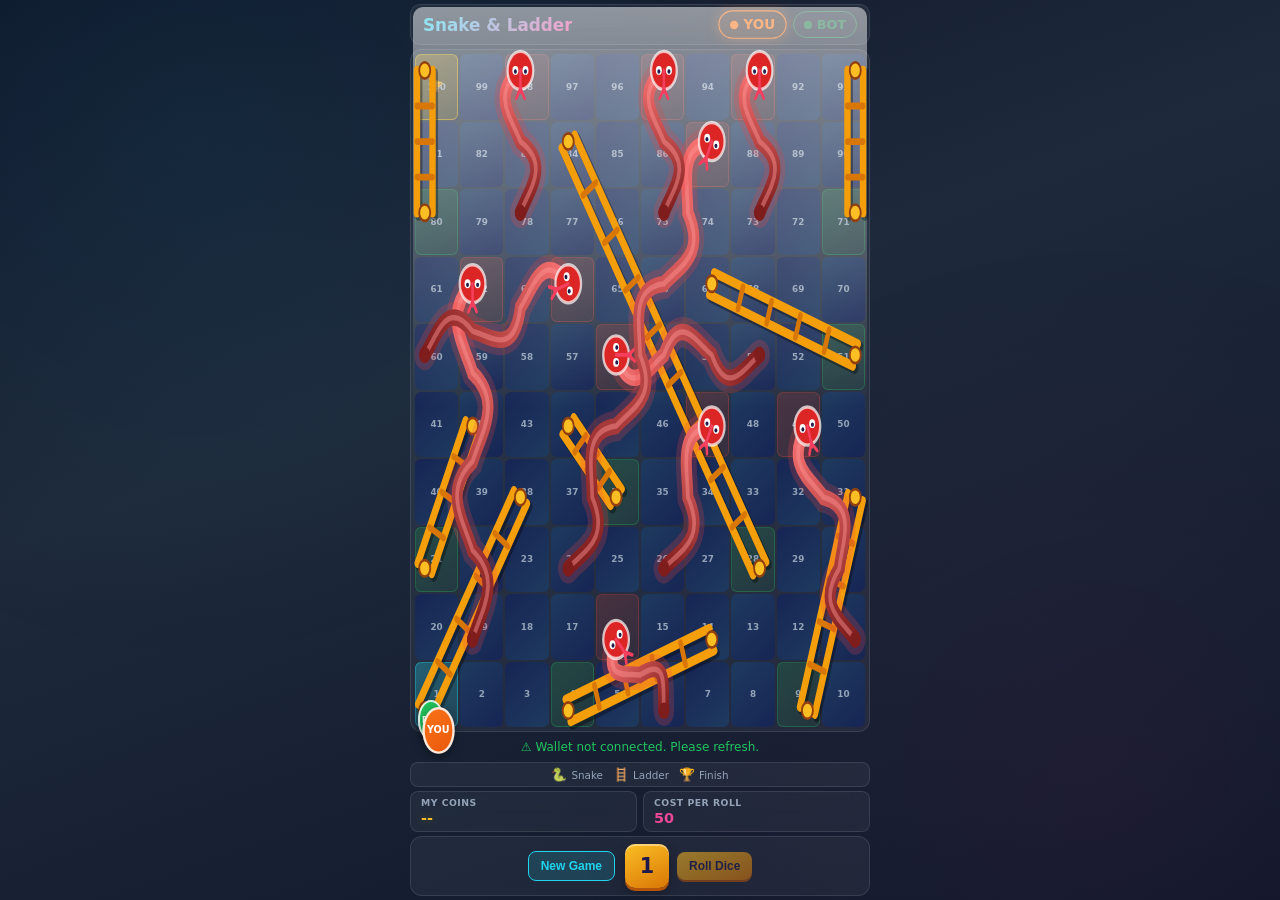
<file: snake-and-ladder/index.html>
<!DOCTYPE html>
<html lang="en">
<head>
    <meta charset="UTF-8">
    <meta name="viewport" content="width=device-width, initial-scale=1.0, maximum-scale=1.0, user-scalable=no">
    <title>Snake & Ladder - You vs Bot</title>
    <style>
        :root {
            --bg-primary: #0f172a;
            --bg-secondary: #1e293b;
            --bg-card: #334155;
            --cell-even: #1e3a5f;
            --cell-odd: #172554;
            --accent-cyan: #22d3ee;
            --accent-orange: #f97316;
            --accent-green: #22c55e;
            --accent-pink: #ec4899;
            --accent-purple: #a855f7;
            --accent-yellow: #eab308;
            --glass-bg: rgba(255, 255, 255, 0.05);
            --glass-border: rgba(255, 255, 255, 0.1);
            --text-primary: #f1f5f9;
            --text-secondary: #94a3b8;
            --shadow-soft: 0 4px 20px rgba(0, 0, 0, 0.25);
        }

        * {
            margin: 0;
            padding: 0;
            box-sizing: border-box;
            -webkit-tap-highlight-color: transparent;
        }

        html, body {
            height: 100%;
            height: 100dvh;
            overflow: hidden;
            touch-action: manipulation;
        }

        body {
            font-family: system-ui, -apple-system, 'Segoe UI', Roboto, sans-serif;
            background: linear-gradient(160deg, #0f172a 0%, #1e293b 40%, #0f172a 100%);
            color: var(--text-primary);
            display: flex;
            flex-direction: column;
            align-items: center;
            justify-content: center;
            height: 100vh;
            height: 100dvh;
            padding: 4px;
            position: relative;
        }

        body::before {
            content: '';
            position: fixed;
            top: 0;
            left: 0;
            right: 0;
            bottom: 0;
            background:
                radial-gradient(circle at 15% 15%, rgba(34, 211, 238, 0.06) 0%, transparent 40%),
                radial-gradient(circle at 85% 85%, rgba(236, 72, 153, 0.05) 0%, transparent 40%);
            pointer-events: none;
            z-index: 0;
        }

        .game-container {
            width: 100%;
            max-width: 460px;
            height: 100vh;
            height: 100dvh;
            display: flex;
            flex-direction: column;
            gap: 4px;
            position: relative;
            z-index: 1;
            overflow: hidden;
        }

        .top-bar {
            display: flex;
            justify-content: space-between;
            align-items: center;
            padding: 6px 12px;
            background: var(--glass-bg);
            border: 1px solid var(--glass-border);
            border-radius: 10px;
            backdrop-filter: blur(10px);
            flex-shrink: 0;
        }

        .game-title {
            font-size: 1.05rem;
            font-weight: 700;
            background: linear-gradient(135deg, var(--accent-cyan), var(--accent-pink));
            -webkit-background-clip: text;
            -webkit-text-fill-color: transparent;
            background-clip: text;
        }

        .turn-display {
            display: flex;
            gap: 8px;
        }

        .turn-badge {
            display: flex;
            align-items: center;
            gap: 5px;
            padding: 5px 10px;
            border-radius: 16px;
            font-size: 0.8rem;
            font-weight: 600;
            background: var(--glass-bg);
            border: 1.5px solid transparent;
            transition: all 0.25s ease;
            opacity: 0.5;
        }

        .turn-badge.active {
            opacity: 1;
            transform: scale(1.05);
        }

        .turn-badge.p1 { border-color: var(--accent-orange); color: var(--accent-orange); }
        .turn-badge.p1.active { background: rgba(249, 115, 22, 0.15); box-shadow: 0 0 12px rgba(249, 115, 22, 0.4); }

        .turn-badge.p2 { border-color: var(--accent-green); color: var(--accent-green); }
        .turn-badge.p2.active { background: rgba(34, 197, 94, 0.15); box-shadow: 0 0 12px rgba(34, 197, 94, 0.4); }

        .turn-dot {
            width: 8px;
            height: 8px;
            border-radius: 50%;
        }

        .board-container {
            width: 100%;
            flex: 1;
            min-height: 0;
            background: var(--glass-bg);
            border: 1px solid var(--glass-border);
            border-radius: 12px;
            padding: 4px;
            position: relative;
        }

        .board {
            width: 100%;
            height: 100%;
            display: grid;
            grid-template-columns: repeat(10, 1fr);
            grid-template-rows: repeat(10, 1fr);
            gap: 2px;
            position: relative;
        }

        .cell {
            display: flex;
            align-items: center;
            justify-content: center;
            font-size: 0.55rem;
            font-weight: 600;
            border-radius: 6px;
            position: relative;
            transition: all 0.2s ease;
            color: var(--text-secondary);
        }

        .cell:nth-child(odd) { background: linear-gradient(135deg, var(--cell-odd), var(--cell-even)); }
        .cell:nth-child(even) { background: linear-gradient(135deg, var(--cell-even), var(--cell-odd)); }

        .cell.snake-cell {
            background: linear-gradient(135deg, rgba(239, 68, 68, 0.18), rgba(239, 68, 68, 0.07));
            border: 1px solid rgba(239, 68, 68, 0.25);
        }

        .cell.ladder-cell {
            background: linear-gradient(135deg, rgba(34, 197, 94, 0.18), rgba(34, 197, 94, 0.07));
            border: 1px solid rgba(34, 197, 94, 0.25);
        }

        /* SVG overlay for real snakes & ladders */
        #board-svg {
            position: absolute;
            top: 0; left: 0;
            width: 100%; height: 100%;
            pointer-events: none;
            z-index: 5;
            overflow: visible;
        }

        .cell.start {
            background: linear-gradient(135deg, rgba(34, 211, 238, 0.3), rgba(34, 211, 238, 0.15));
            border: 1px solid rgba(34, 211, 238, 0.4);
        }

        .cell.finish {
            background: linear-gradient(135deg, rgba(234, 179, 8, 0.35), rgba(234, 179, 8, 0.15));
            border: 1px solid rgba(234, 179, 8, 0.5);
        }

        .cell.finish::after {
            content: '🏆';
            position: absolute;
            font-size: 0.65rem;
        }

        .player-token {
            position: absolute;
            width: 5.8%;
            height: 5.8%;
            border-radius: 50%;
            display: flex;
            align-items: center;
            justify-content: center;
            font-weight: 800;
            font-size: 0.5rem;
            color: #fff;
            z-index: 15;
            transition: left 0.2s cubic-bezier(0.34, 1.56, 0.64, 1), top 0.2s cubic-bezier(0.34, 1.56, 0.64, 1);
            box-shadow: 0 3px 8px rgba(0,0,0,0.4);
            border: 2px solid rgba(255,255,255,0.85);
        }

        .player-token.p1 { background: linear-gradient(135deg, #f97316, #ea580c); }
        .player-token.p2 { background: linear-gradient(135deg, #22c55e, #16a34a); }

        .player-token.active {
            transform: scale(1.2);
            z-index: 25;
            animation: glowPulse 1s ease-in-out infinite;
        }

        @keyframes glowPulse {
            0%, 100% { box-shadow: 0 3px 8px rgba(0,0,0,0.4), 0 0 0 0 currentColor; }
            50% { box-shadow: 0 3px 8px rgba(0,0,0,0.4), 0 0 15px 3px currentColor; }
        }

        .player-token.bot-highlight {
            animation: botPulse 0.4s ease-in-out 2;
        }

        @keyframes botPulse {
            0%   { box-shadow: 0 3px 8px rgba(0,0,0,0.4), 0 0 0 0 rgba(34,197,94,0.8); }
            50%  { box-shadow: 0 3px 8px rgba(0,0,0,0.4), 0 0 22px 6px rgba(34,197,94,0.6); transform: scale(1.3); }
            100% { box-shadow: 0 3px 8px rgba(0,0,0,0.4), 0 0 0 0 rgba(34,197,94,0.0); }
        }

        .player-token.sliding {
            animation: snakeSlither 0.6s ease-in-out;
        }

        @keyframes snakeSlither {
            0% { transform: scale(1) translateX(0); }
            25% { transform: scale(0.85) translateX(-3px); }
            50% { transform: scale(0.9) translateX(3px); }
            75% { transform: scale(0.85) translateX(-3px); }
            100% { transform: scale(1) translateX(0); }
        }

        .player-token.climbing {
            animation: ladderClimb 0.5s ease-out;
        }

        @keyframes ladderClimb {
            0% { transform: scale(1) translateY(0); }
            40% { transform: scale(1.15) translateY(-8px); }
            100% { transform: scale(1) translateY(0); }
        }

        .status-bar {
            text-align: center;
            padding: 2px 8px;
            font-size: 0.75rem;
            color: var(--text-secondary);
            min-height: 22px;
            display: flex;
            align-items: center;
            justify-content: center;
            font-weight: 500;
            flex-shrink: 0;
        }

        .status-bar.your-turn {
            color: var(--accent-orange);
        }

        .status-bar.bot-turn {
            color: var(--accent-green);
        }

        .controls-bar {
            display: flex;
            justify-content: center;
            align-items: center;
            gap: 10px;
            padding: 7px 12px;
            background: var(--glass-bg);
            border: 1px solid var(--glass-border);
            border-radius: 12px;
            flex-shrink: 0;
        }

        .dice-wrapper {
            display: flex;
            flex-direction: row;
            align-items: center;
            gap: 8px;
        }

        .dice {
            width: 44px;
            height: 44px;
            background: linear-gradient(155deg, #fbbf24, #d97706);
            border-radius: 10px;
            display: flex;
            align-items: center;
            justify-content: center;
            font-size: 1.3rem;
            font-weight: 900;
            color: #1e1b4b;
            cursor: pointer;
            user-select: none;
            -webkit-user-select: none;
            transition: transform 0.12s ease, box-shadow 0.15s ease;
            box-shadow: 
                0 3px 0 #b45309,
                0 5px 12px rgba(0,0,0,0.3),
                inset 0 2px 0 rgba(255,255,255,0.4);
        }

        .dice::before {
            content: '';
            position: absolute;
            top: 3px;
            left: 3px;
            right: 3px;
            height: 45%;
            background: linear-gradient(to bottom, rgba(255,255,255,0.5), transparent);
            border-radius: 10px;
            pointer-events: none;
        }

        .dice:active {
            transform: translateY(2px);
            box-shadow: 
                0 1px 0 #b45309,
                0 2px 6px rgba(0,0,0,0.25),
                inset 0 2px 0 rgba(255,255,255,0.4);
        }

        .dice.rolling {
            animation: diceSpin 0.5s ease-out;
        }

        @keyframes diceSpin {
            0% { transform: rotate(-8deg) scale(1); }
            25% { transform: rotate(100deg) scale(1.1); }
            50% { transform: rotate(180deg) scale(0.9); }
            75% { transform: rotate(280deg) scale(1.1); }
            100% { transform: rotate(360deg) scale(1); }
        }

        .btn {
            padding: 7px 12px;
            font-size: 0.75rem;
            font-weight: 600;
            border: none;
            border-radius: 8px;
            cursor: pointer;
            transition: all 0.15s ease;
            background: var(--glass-bg);
            color: var(--text-primary);
            border: 1px solid var(--glass-border);
        }

        .btn:active {
            transform: scale(0.97);
        }

        .btn.roll {
            background: linear-gradient(155deg, #fbbf24, #d97706);
            color: #1e1b4b;
            border: none;
            box-shadow: 0 2px 0 #b45309;
        }

        .btn.roll:active {
            box-shadow: 0 1px 0 #b45309;
            transform: translateY(1px);
        }

        .btn.roll:disabled {
            opacity: 0.55;
            cursor: not-allowed;
            transform: none;
        }

        .btn.roll:disabled:active {
            transform: translateY(0);
            box-shadow: 0 2px 0 #b45309;
        }

        .btn.new-game {
            background: rgba(34, 211, 238, 0.15);
            border-color: var(--accent-cyan);
            color: var(--accent-cyan);
        }

        .legend-bar {
            display: flex;
            justify-content: center;
            gap: 10px;
            padding: 4px 8px;
            background: var(--glass-bg);
            border: 1px solid var(--glass-border);
            border-radius: 8px;
            font-size: 0.65rem;
            color: var(--text-secondary);
            flex-shrink: 0;
        }

        .legend-item {
            display: flex;
            align-items: center;
            gap: 4px;
        }

        .legend-icon { font-size: 0.8rem; }

        .modal {
            display: none;
            position: fixed;
            top: 0;
            left: 0;
            width: 100%;
            height: 100%;
            background: rgba(15, 23, 42, 0.92);
            align-items: center;
            justify-content: center;
            z-index: 120;
            backdrop-filter: blur(6px);
        }

        .modal.show { display: flex; animation: modalIn 0.25s ease; }

        @keyframes modalIn {
            from { opacity: 0; }
            to { opacity: 1; }
        }

        .modal-content {
            background: linear-gradient(155deg, #1e293b, #334155);
            padding: 28px;
            border-radius: 20px;
            text-align: center;
            box-shadow: 0 10px 40px rgba(0,0,0,0.5);
            border: 1px solid var(--glass-border);
            animation: modalPop 0.3s cubic-bezier(0.34, 1.56, 0.64, 1);
            max-width: 300px;
            width: 90%;
        }

        @keyframes modalPop {
            from { transform: translateY(30px) scale(0.9); opacity: 0; }
            to { transform: translateY(0) scale(1); opacity: 1; }
        }

        .winner-title {
            font-size: 1.8rem;
            font-weight: 800;
            margin-bottom: 6px;
        }

        .winner-msg {
            font-size: 0.95rem;
            color: var(--text-secondary);
            margin-bottom: 24px;
        }

        .modal-actions {
            display: flex;
            gap: 10px;
            justify-content: center;
        }

        .wallet-row {
            display: flex;
            justify-content: space-between;
            gap: 6px;
            width: 100%;
            flex-shrink: 0;
        }

        .wallet-card {
            flex: 1;
            background: var(--glass-bg);
            border: 1px solid var(--glass-border);
            border-radius: 8px;
            padding: 5px 10px;
            display: flex;
            flex-direction: column;
            gap: 2px;
            backdrop-filter: blur(10px);
        }

        .wallet-card span {
            font-size: 0.58rem;
            color: var(--text-secondary);
            text-transform: uppercase;
            letter-spacing: 0.5px;
            font-weight: 600;
        }

        .wallet-card strong {
            font-size: 0.9rem;
            font-weight: 700;
            color: var(--text-primary);
        }

        .wallet-card.accent strong {
            color: #fbbf24;
            text-shadow: 0 0 10px rgba(251, 191, 36, 0.4);
        }
        
        .wallet-card.cost strong {
            color: var(--accent-pink);
        }

        @media (max-width: 360px) {
            .game-title { font-size: 0.82rem; }
            .dice { width: 38px; height: 38px; font-size: 1.1rem; }
            .btn { padding: 5px 10px; font-size: 0.68rem; }
            .turn-badge { padding: 3px 6px; font-size: 0.62rem; }
            .game-container { gap: 3px; }
        }

        @media (max-height: 700px) {
            .game-container { gap: 3px; }
            .top-bar { padding: 4px 10px; }
            .controls-bar { padding: 5px 10px; }
            .status-bar { min-height: 18px; font-size: 0.68rem; }
            .wallet-card { padding: 3px 8px; }
            .legend-bar { padding: 3px 6px; }
        }
    </style>
</head>
<body>
    <div class="game-container">
        <div class="top-bar">
            <div class="game-title">Snake & Ladder</div>
            <div class="turn-display" id="turn-display"></div>
        </div>

        <div class="board-container">
            <div class="board" id="board"></div>
            <svg id="board-svg" viewBox="0 0 100 100" preserveAspectRatio="none"></svg>
        </div>

        <div class="status-bar" id="status-bar">Your Turn - Roll the dice!</div>

        <div class="legend-bar">
            <div class="legend-item"><span class="legend-icon">🐍</span> Snake</div>
            <div class="legend-item"><span class="legend-icon">🪜</span> Ladder</div>
            <div class="legend-item"><span class="legend-icon">🏆</span> Finish</div>
        </div>

        <div class="wallet-row">
            <div class="wallet-card accent">
                <span>My Coins</span>
                <strong id="user-coins">--</strong>
            </div>
            <div class="wallet-card cost">
                <span>Cost Per Roll</span>
                <strong>50</strong>
            </div>
        </div>

        <div class="controls-bar">
            <button class="btn new-game" id="new-game-btn">New Game</button>
            <div class="dice-wrapper">
                <div class="dice" id="dice">1</div>
                <button class="btn roll" id="roll-btn">Roll Dice</button>
            </div>
        </div>
    </div>

    <div class="modal" id="winner-modal">
        <div class="modal-content">
            <div class="winner-title" id="winner-title">You Win!</div>
            <div class="winner-msg" id="winner-msg">🎉 Congratulations! 🎉</div>
            <div class="modal-actions">
                <button class="btn new-game" id="rematch-btn">Play Again</button>
            </div>
        </div>
    </div>

    <script>
        (function() {
            const BOARD_SIZE = 10;
            const TOTAL_CELLS = 100;
            const BOT_DELAY_MIN = 500;
            const BOT_DELAY_MAX = 800;

            const SNAKES = { 16:6, 47:26, 49:11, 56:53, 62:19, 64:60, 87:24, 93:73, 95:75, 98:78 };
            const LADDERS = { 1:38, 4:14, 9:31, 21:42, 28:84, 36:44, 51:67, 71:91, 80:100 };

            const HUMAN = 1;
            const BOT = 2;
            
            // Backend Integration
            const api = {
                baseUrl: window.location.hostname === 'localhost' || window.location.hostname === '127.0.0.1' 
                    ? 'http://localhost:5001/api' 
                    : 'https://tapori.onrender.com/api',
                token: resolveAccessToken(),
                gameSlug: resolveGameSlug() || 'snake-and-ladder'
            };

            function getFirstParamValue(key) {
                const url = new URL(window.location.href);
                const values = url.searchParams.getAll(key).map((value) => value.trim()).filter(Boolean);
                return values.length > 0 ? values[0] : "";
            }

            function resolveAccessToken() {
                return getFirstParamValue("token");
            }

            function resolveGameSlug() {
                return getFirstParamValue("gameSlug").toLowerCase();
            }

            async function apiRequest(path, options = {}) {
                if (!api.token) throw new Error("Wallet not connected (No token)");
                const response = await fetch(`${api.baseUrl}${path}`, {
                    ...options,
                    headers: {
                        "Content-Type": "application/json",
                        "Authorization": `Bearer ${api.token}`,
                        ...(options.headers || {})
                    }
                });
                const data = await response.json().catch(() => ({}));
                if (!response.ok || data?.success === false) {
                    throw new Error(data?.error?.message || data?.message || "Request failed");
                }
                return data;
            }
            
            let players = [];
            let currentTurn = HUMAN;
            let isRolling = false;
            let gameOver = false;

            const el = {
                board: document.getElementById('board'),
                dice: document.getElementById('dice'),
                rollBtn: document.getElementById('roll-btn'),
                newGameBtn: document.getElementById('new-game-btn'),
                statusBar: document.getElementById('status-bar'),
                turnDisplay: document.getElementById('turn-display'),
                winnerModal: document.getElementById('winner-modal'),
                winnerTitle: document.getElementById('winner-title'),
                winnerMsg: document.getElementById('winner-msg'),
                rematchBtn: document.getElementById('rematch-btn'),
                userCoins: document.getElementById('user-coins')
            };

            function getCellPos(num) {
                num = Math.max(1, Math.min(num, TOTAL_CELLS));
                const zb = num - 1;
                const row = Math.floor(zb / BOARD_SIZE);
                let col = zb % BOARD_SIZE;
                if (row % 2 === 1) col = BOARD_SIZE - 1 - col;
                const x = (col / (BOARD_SIZE - 1)) * 94;
                const y = ((BOARD_SIZE - 1 - row) / (BOARD_SIZE - 1)) * 94;
                return { x: x + 3, y: y + 3 };
            }

            // ── SVG helpers ────────────────────────────────────────────────
            const SVG_NS = 'http://www.w3.org/2000/svg';
            function svgEl(tag, attrs) {
                const e = document.createElementNS(SVG_NS, tag);
                Object.entries(attrs).forEach(([k,v]) => e.setAttribute(k, v));
                return e;
            }

            // Same coordinate system as getCellPos — SVG viewBox 0 0 100 100
            function cellCenter(num) {
                num = Math.max(1, Math.min(num, TOTAL_CELLS));
                const zb = num - 1;
                const row = Math.floor(zb / BOARD_SIZE);
                let col = zb % BOARD_SIZE;
                if (row % 2 === 1) col = BOARD_SIZE - 1 - col;
                return {
                    x: (col / 9) * 94 + 3,
                    y: ((9 - row) / 9) * 94 + 3
                };
            }

            function drawLadder(svg, from, to) {
                const B = cellCenter(from), T = cellCenter(to);
                const dx = T.x-B.x, dy = T.y-B.y;
                const len = Math.sqrt(dx*dx+dy*dy);
                if (len < 1) return;
                const ux=dx/len, uy=dy/len, px=-uy, py=ux;
                const gap = 1.7;
                // two rail endpoints
                const r1 = { x1:B.x+px*gap,y1:B.y+py*gap, x2:T.x+px*gap,y2:T.y+py*gap };
                const r2 = { x1:B.x-px*gap,y1:B.y-py*gap, x2:T.x-px*gap,y2:T.y-py*gap };
                const g = svgEl('g', { class:'lad' });
                // drop shadow
                [r1,r2].forEach(r => g.appendChild(svgEl('line',
                    { x1:r.x1+.4,y1:r.y1+.4,x2:r.x2+.4,y2:r.y2+.4,
                      stroke:'rgba(0,0,0,0.35)', 'stroke-width':'1.6','stroke-linecap':'round'})));
                // rails
                [r1,r2].forEach(r => g.appendChild(svgEl('line',
                    { x1:r.x1,y1:r.y1,x2:r.x2,y2:r.y2,
                      stroke:'#f59e0b','stroke-width':'1.4','stroke-linecap':'round'})));
                // rungs
                const nRungs = Math.max(3, Math.round(len / 9));
                for (let i = 1; i <= nRungs; i++) {
                    const t = i / (nRungs + 1);
                    const rx1=r1.x1+(r1.x2-r1.x1)*t, ry1=r1.y1+(r1.y2-r1.y1)*t;
                    const rx2=r2.x1+(r2.x2-r2.x1)*t, ry2=r2.y1+(r2.y2-r2.y1)*t;
                    g.appendChild(svgEl('line',
                        { x1:rx1,y1:ry1,x2:rx2,y2:ry2,
                          stroke:'#d97706','stroke-width':'1.0','stroke-linecap':'round'}));
                }
                // end caps
                [B,T].forEach(p => g.appendChild(svgEl('circle',
                    { cx:p.x,cy:p.y,r:'1.2',fill:'#fbbf24',stroke:'#92400e','stroke-width':'0.4'})));
                svg.appendChild(g);
            }

            function drawSnake(svg, from, to) {
                const H = cellCenter(from), T = cellCenter(to);
                const dx=T.x-H.x, dy=T.y-H.y;
                const len=Math.sqrt(dx*dx+dy*dy);
                if (len<1) return;
                const ux=dx/len, uy=dy/len, px=-uy, py=ux;
                const segs = Math.max(2, Math.round(len/12));
                const amp  = Math.min(6.5, 38/segs);

                // Build sinusoidal cubic-bezier path
                let d = `M ${H.x.toFixed(2)} ${H.y.toFixed(2)}`;
                for (let i=0; i<segs; i++) {
                    const side = (i%2===0) ? 1 : -1;
                    const t1=(i+0.33)/segs, t2=(i+0.67)/segs, t3=(i+1)/segs;
                    const ex=H.x+dx*t3, ey=H.y+dy*t3;
                    const c1x=H.x+dx*t1+px*side*amp,   c1y=H.y+dy*t1+py*side*amp;
                    const c2x=H.x+dx*t2+px*side*amp*.3, c2y=H.y+dy*t2+py*side*amp*.3;
                    d+=` C ${c1x.toFixed(2)} ${c1y.toFixed(2)}, ${c2x.toFixed(2)} ${c2y.toFixed(2)}, ${ex.toFixed(2)} ${ey.toFixed(2)}`;
                }

                const gid = `sg${from}_${to}`;
                const g = svgEl('g', { class:'snk' });

                // gradient head→tail
                const defs = svgEl('defs',{});
                const grad = svgEl('linearGradient',
                    { id:gid, gradientUnits:'userSpaceOnUse',
                      x1:H.x, y1:H.y, x2:T.x, y2:T.y });
                grad.appendChild(Object.assign(svgEl('stop',{ offset:'0%'}),  {}) );
                grad.lastChild.setAttribute('stop-color','#f87171');
                grad.appendChild(svgEl('stop',{ offset:'100%','stop-color':'#7f1d1d'}));
                defs.appendChild(grad);
                g.appendChild(defs);

                // glow
                g.appendChild(svgEl('path',{ d, fill:'none',
                    stroke:'rgba(239,68,68,0.22)','stroke-width':'4.5','stroke-linecap':'round'}));
                // body
                g.appendChild(svgEl('path',{ d, fill:'none',
                    stroke:`url(#${gid})`,'stroke-width':'2.4','stroke-linecap':'round'}));
                // highlight stripe
                g.appendChild(svgEl('path',{ d, fill:'none',
                    stroke:'rgba(255,150,150,0.45)','stroke-width':'0.8','stroke-linecap':'round'}));

                // head
                g.appendChild(svgEl('circle',
                    { cx:H.x,cy:H.y,r:'2.8',fill:'#dc2626',stroke:'rgba(255,255,255,0.7)','stroke-width':'0.5'}));

                // eyes
                [[px,py],[-px,-py]].forEach(([ex,ey]) => {
                    g.appendChild(svgEl('circle',
                        { cx:(H.x+ex*1.1).toFixed(2),cy:(H.y+ey*1.1).toFixed(2),
                          r:'0.65',fill:'#fff'}));
                    g.appendChild(svgEl('circle',
                        { cx:(H.x+ex*1.1+ux*.15).toFixed(2),cy:(H.y+ey*1.1+uy*.15).toFixed(2),
                          r:'0.32',fill:'#1e1b4b'}));
                });

                // forked tongue
                const tb = { x:H.x+ux*3.2, y:H.y+uy*3.2 };
                [[px*.9,py*.9],[-px*.9,-py*.9]].forEach(([tx,ty]) => {
                    g.appendChild(svgEl('line',
                        { x1:(H.x+ux*2.6).toFixed(2),y1:(H.y+uy*2.6).toFixed(2),
                          x2:(tb.x+ux*.9+tx).toFixed(2),y2:(tb.y+uy*.9+ty).toFixed(2),
                          stroke:'#f43f5e','stroke-width':'0.55','stroke-linecap':'round'}));
                });
                g.appendChild(svgEl('line',
                    { x1:H.x.toFixed(2),y1:H.y.toFixed(2),
                      x2:tb.x.toFixed(2),y2:tb.y.toFixed(2),
                      stroke:'#f43f5e','stroke-width':'0.55','stroke-linecap':'round'}));

                // tail
                g.appendChild(svgEl('circle',
                    { cx:T.x,cy:T.y,r:'1.2',fill:'#7f1d1d'}));

                svg.appendChild(g);
            }

            function drawSnakesAndLadders() {
                const svg = document.getElementById('board-svg');
                svg.innerHTML = '';
                // Ladders first (rendered below snakes)
                Object.entries(LADDERS).forEach(([f,t]) => drawLadder(svg, +f, +t));
                // Snakes on top
                Object.entries(SNAKES).forEach(([f,t])  => drawSnake(svg,  +f, +t));
            }
            // ── Board builder ──────────────────────────────────────────────
            function buildBoard() {
                el.board.innerHTML = '';
                for (let row = 0; row < BOARD_SIZE; row++) {
                    for (let col = 0; col < BOARD_SIZE; col++) {
                        const cell = document.createElement('div');
                        cell.className = 'cell';
                        // CSS row 0 = top (cells 91-100), CSS row 9 = bottom (cells 1-10)
                        // Even CSS rows = logical-odd rows → Right-to-Left
                        // Odd CSS rows  = logical-even rows → Left-to-Right
                        let num;
                        if (row % 2 === 0) {
                            num = (BOARD_SIZE - 1 - row) * BOARD_SIZE + (BOARD_SIZE - 1 - col) + 1;
                        } else {
                            num = (BOARD_SIZE - 1 - row) * BOARD_SIZE + col + 1;
                        }
                        cell.textContent = num;
                        if (num === 1)    cell.classList.add('start');
                        if (num === 100)  cell.classList.add('finish');
                        if (SNAKES[num])  cell.classList.add('snake-cell');
                        if (LADDERS[num]) cell.classList.add('ladder-cell');
                        el.board.appendChild(cell);
                    }
                }
                requestAnimationFrame(drawSnakesAndLadders);
            }

            function renderTokens() {
                document.querySelectorAll('.player-token').forEach(e => e.remove());
                players.forEach((p, i) => {
                    const tok = document.createElement('div');
                    tok.className = `player-token p${p.id}`;
                    tok.id = `tok-${p.id}`;
                    tok.textContent = p.id === HUMAN ? 'YOU' : 'BOT';
                    el.board.parentElement.appendChild(tok);
                });
                updatePositions();
            }

            function updatePositions() {
                players.forEach((p, i) => {
                    const tok = document.getElementById(`tok-${p.id}`);
                    if (tok) {
                        const pos = getCellPos(p.position);
                        const offset = i * 1.5;
                        tok.style.left = `calc(${pos.x}% - ${offset}%)`;
                        tok.style.top = `calc(${pos.y}% - ${offset}%)`;
                        tok.classList.toggle('active', p.id === currentTurn);
                    }
                });
            }

            function updateTurnDisplay() {
                el.turnDisplay.innerHTML = '';
                players.forEach((p, i) => {
                    const badge = document.createElement('div');
                    const isActive = (p.id === HUMAN && currentTurn === HUMAN) || (p.id === BOT && currentTurn === BOT);
                    badge.className = `turn-badge p${p.id} ${isActive ? 'active' : ''}`;
                    const colors = {1:'#f97316',2:'#22c55e'};
                    const labels = {1:'YOU',2:'BOT'};
                    badge.innerHTML = `<span class="turn-dot" style="background:${colors[p.id]}"></span>${labels[p.id]}`;
                    el.turnDisplay.appendChild(badge);
                });
            }

            function setStatus(msg, type) {
                el.statusBar.textContent = msg;
                el.statusBar.classList.remove('your-turn', 'bot-turn');
                if (type === 'human') el.statusBar.classList.add('your-turn');
                else if (type === 'bot') el.statusBar.classList.add('bot-turn');
            }

            // --- Weighted dice: Bot favors 4, 5, 6 ---
            // Weights: 1→5%, 2→8%, 3→12%, 4→25%, 5→25%, 6→25%
            const BOT_DICE_WEIGHTS = [5, 8, 12, 25, 25, 25]; // sum = 100

            function weightedBotRoll() {
                const r = Math.random() * 100;
                let acc = 0;
                for (let i = 0; i < BOT_DICE_WEIGHTS.length; i++) {
                    acc += BOT_DICE_WEIGHTS[i];
                    if (r < acc) return i + 1;
                }
                return 6;
            }

            // Smart near-win: if bot is close to 100, try to get exact roll
            function smartBotRoll(botPos) {
                const needed = 100 - botPos;
                // Within winning range 1-6
                if (needed >= 1 && needed <= 6) {
                    // 65% chance to "get lucky" and roll the exact winning number
                    if (Math.random() < 0.65) return needed;
                }
                // Avoid snakes when near them (within 6 steps)
                const snakeHeads = Object.keys(SNAKES).map(Number);
                const safeWeights = [5, 8, 12, 25, 25, 25];
                let filtered = [];
                for (let v = 1; v <= 6; v++) {
                    const dest = botPos + v;
                    if (dest <= 100 && snakeHeads.includes(dest)) {
                        // Snake head — lower weight by 80%
                        filtered.push(safeWeights[v - 1] * 0.2);
                    } else {
                        filtered.push(safeWeights[v - 1]);
                    }
                }
                const total = filtered.reduce((a, b) => a + b, 0);
                const r = Math.random() * total;
                let acc = 0;
                for (let i = 0; i < filtered.length; i++) {
                    acc += filtered[i];
                    if (r < acc) return i + 1;
                }
                return weightedBotRoll();
            }

            async function rollDice() {
                if (isRolling || gameOver) return;

                const isBot = currentTurn === BOT;

                if (!isBot) {
                    try {
                        setStatus('Spending 50 coins...', 'human');
                        el.rollBtn.disabled = true;
                        
                        const res = await apiRequest("/game/play", {
                            method: "POST",
                            body: JSON.stringify({
                                gameSlug: api.gameSlug,
                                coinCost: 50,
                                playCost: 50,
                                amount: 50,
                                coins: 50,
                                betAmount: 50
                            })
                        });
                        
                        if (res && res.user) {
                            el.userCoins.textContent = res.user.coins;
                        }
                    } catch (error) {
                        const errMsg = error.message.includes('Insufficient') ? 'Not enough coins (Need 50)' : error.message;
                        setStatus(`⚠️ ${errMsg}`, 'human');
                        el.rollBtn.disabled = false;
                        return; // Stop the roll
                    }
                }

                isRolling = true;
                el.rollBtn.disabled = true;

                el.dice.classList.add('rolling');

                if (isBot) {
                    setStatus('🤖 Bot is rolling…', 'bot');
                } else {
                    setStatus('Rolling…', 'human');
                }

                // Fast shuffle: 8 ticks × 45ms = ~360ms total animation
                let cnt = 0;
                const iv = setInterval(() => {
                    el.dice.textContent = Math.floor(Math.random() * 6) + 1;
                    cnt++;
                    if (cnt >= 8) {
                        clearInterval(iv);
                        finalRoll();
                    }
                }, 45);
            }

            function finalRoll() {
                el.dice.classList.remove('rolling');

                // Determine roll value
                let val;
                if (currentTurn === BOT) {
                    const botPos = players.find(pl => pl.id === BOT).position;
                    val = smartBotRoll(botPos);
                } else {
                    val = Math.floor(Math.random() * 6) + 1;
                }

                el.dice.textContent = val;

                if (currentTurn === BOT) {
                    setStatus(`🎲 Bot rolled ${val}!`, 'bot');
                    // Highlight bot token briefly
                    const botTok = document.getElementById('tok-2');
                    if (botTok) {
                        botTok.classList.add('bot-highlight');
                        setTimeout(() => botTok.classList.remove('bot-highlight'), 900);
                    }
                } else {
                    setStatus(`🎲 You rolled ${val}!`, 'human');
                }

                setTimeout(() => movePlayer(val), 320);
            }

            function movePlayer(step) {
                const p = players.find(pl => pl.id === currentTurn);
                const dest = p.position + step;

                if (dest > TOTAL_CELLS) {
                    const needed = TOTAL_CELLS - p.position;
                    if (currentTurn === BOT) {
                        setStatus(`🤖 Bot needs ${needed} to win — skipped!`, 'bot');
                    } else {
                        setStatus(`⚠️ Need ${needed} to win — skipped!`, 'human');
                    }
                    setTimeout(nextTurn, 600);
                    return;
                }

                // Animate all moves including the winning move to 100
                animateMove(p, p.position, dest, () => {
                    p.position = dest;
                    updatePositions();
                    if (dest === TOTAL_CELLS) {
                        if (currentTurn === BOT) setStatus('🤖 Bot reached 100! 🏆', 'bot');
                        else setStatus('🏆 You reached 100!', 'human');
                        setTimeout(winGame, 400);
                        return;
                    }
                    if (currentTurn === BOT) {
                        setStatus(`🤖 Bot moved to ${dest}`, 'bot');
                    } else {
                        setStatus(`✅ You moved to ${dest}`, 'human');
                    }
                    setTimeout(() => checkEntity(p), 220);
                });
            }

            function animateMove(p, from, to, cb) {
                const dir = from < to ? 1 : -1;
                let cur = from;
                const move = () => {
                    cur += dir;
                    p.position = cur;
                    updatePositions();
                    if (cur !== to) {
                        setTimeout(move, 120);
                    } else {
                        cb();
                    }
                };
                move();
            }

            function checkEntity(p) {
                const pos = p.position;
                const tok = document.getElementById(`tok-${p.id}`);

                if (SNAKES[pos]) {
                    const msg = `🐍 Snake! ${pos} → ${SNAKES[pos]}`;
                    if (currentTurn === BOT) setStatus(msg, 'bot');
                    else setStatus(msg, 'human');
                    
                    tok.classList.add('sliding');
                    setTimeout(() => tok.classList.remove('sliding'), 600);
                    animateMove(p, pos, SNAKES[pos], () => {
                        p.position = SNAKES[pos];
                        updatePositions();
                        setTimeout(nextTurn, 500);
                    });
                } else if (LADDERS[pos]) {
                    const msg = `🪜 Ladder! ${pos} → ${LADDERS[pos]}`;
                    if (currentTurn === BOT) setStatus(msg, 'bot');
                    else setStatus(msg, 'human');
                    
                    tok.classList.add('climbing');
                    setTimeout(() => tok.classList.remove('climbing'), 500);
                    animateMove(p, pos, LADDERS[pos], () => {
                        p.position = LADDERS[pos];
                        updatePositions();
                        if (p.position === TOTAL_CELLS) {
                            setTimeout(winGame, 350);
                        } else {
                            setTimeout(nextTurn, 500);
                        }
                    });
                } else if (p.position === TOTAL_CELLS) {
                    winGame();
                } else {
                    nextTurn();
                }
            }

            function nextTurn() {
                if (gameOver) return;

                // CRITICAL: always reset rolling state before any turn switch
                isRolling = false;

                if (currentTurn === HUMAN) {
                    currentTurn = BOT;
                    updateTurnDisplay();
                    updatePositions();

                    const delay = BOT_DELAY_MIN + Math.random() * (BOT_DELAY_MAX - BOT_DELAY_MIN);
                    setStatus('🤖 Bot is thinking…', 'bot');

                    setTimeout(() => {
                        if (!gameOver) rollDice();
                    }, delay);
                } else {
                    currentTurn = HUMAN;
                    updateTurnDisplay();
                    updatePositions();
                    const currentCoins = parseInt(el.userCoins.textContent) || 0;
                    checkCoinBalance(currentCoins);
                }
            }

            async function winGame() {
                gameOver = true;
                const isHumanWinner = currentTurn === HUMAN;
                
                try {
                    // Send result to backend to resolve the last GamePlay record and potentially award coins
                    const res = await apiRequest("/game/result", {
                        method: "POST",
                        body: JSON.stringify({
                            gameSlug: api.gameSlug,
                            result: isHumanWinner ? "win" : "lose"
                        })
                    });
                    
                    if (res && res.user) {
                        el.userCoins.textContent = res.user.coins;
                    }
                } catch (error) {
                    console.error("Failed to submit game result:", error);
                }

                if (isHumanWinner) {
                    el.winnerTitle.textContent = '🎉 You Win!';
                    el.winnerTitle.style.color = '#f97316';
                    el.winnerMsg.textContent = 'Congratulations! You beat the Bot!';
                } else {
                    el.winnerTitle.textContent = '🤖 Bot Wins!';
                    el.winnerTitle.style.color = '#22c55e';
                    el.winnerMsg.textContent = 'Better luck next time!';
                }
                
                el.winnerModal.classList.add('show');
            }

            function initGame() {
                players = [
                    { position: 1, id: HUMAN },
                    { position: 1, id: BOT }
                ];
                currentTurn = HUMAN;
                isRolling = false;
                gameOver = false;
                el.dice.textContent = '1';
                el.rollBtn.disabled = false;
                el.winnerModal.classList.remove('show');
                renderTokens();
                updateTurnDisplay();
                requestAnimationFrame(drawSnakesAndLadders);
                setStatus('🎮 Your Turn — Roll the dice!', 'human');
            }

            function checkCoinBalance(coins) {
                if (coins < 50) {
                    el.rollBtn.disabled = true;
                    setStatus('⚠️ Not enough coins to play (Need 50)', 'bot');
                } else {
                    if (currentTurn === HUMAN && !isRolling && !gameOver) {
                        el.rollBtn.disabled = false;
                        setStatus('🎮 Your Turn — Roll the dice!', 'human');
                    }
                }
            }

            async function loadGameData() {
                if (!api.token) {
                    el.userCoins.textContent = "--";
                    setStatus("⚠️ Wallet not connected. Please refresh.", "bot");
                    el.rollBtn.disabled = true;
                    return;
                }

                try {
                    const data = await apiRequest(`/game/init?gameSlug=${api.gameSlug}`);
                    if (data && data.user) {
                        const currentCoins = data.user.coins;
                        el.userCoins.textContent = currentCoins;
                        checkCoinBalance(currentCoins);
                    } else {
                        el.userCoins.textContent = "Err";
                        setStatus("⚠️ API Data: " + JSON.stringify(data), "bot");
                        el.rollBtn.disabled = true;
                    }
                } catch (error) {
                    console.error("Failed to load game data:", error);
                    el.userCoins.textContent = "Err";
                    setStatus(`⚠️ ${error.message}`, "bot");
                    el.rollBtn.disabled = true;
                }
            }

            buildBoard();
            initGame();
            loadGameData();

            el.rollBtn.addEventListener('click', rollDice);
            el.newGameBtn.addEventListener('click', initGame);
            el.rematchBtn.addEventListener('click', () => { el.winnerModal.classList.remove('show'); initGame(); });
            el.dice.addEventListener('touchstart', (e) => { e.preventDefault(); rollDice(); });
        })();
    </script>
</body>
</html>
</file>
<file: greedy-slots/css/style.css>
/* ═══════════════════════════════════════════════════════════════
   GREEDY SLOTS — Complete stylesheet
   Mobile-first, 100dvh, no scroll
   ═══════════════════════════════════════════════════════════════ */

*, *::before, *::after {
  box-sizing: border-box;
  margin: 0; padding: 0;
  -webkit-tap-highlight-color: transparent;
}

html, body {
  height: 100%; height: 100dvh;
  overflow: hidden;
  font-family: 'Nunito', 'Trebuchet MS', sans-serif;
  background: #0f0518;
  color: #fff;
}

/* ── Loading Overlay ───────────────────────────────────── */
.loading-overlay {
  position: fixed; inset: 0; z-index: 999;
  background: radial-gradient(ellipse at 50% 30%, #2d1460 0%, #0a0015 70%);
  display: flex; flex-direction: column;
  align-items: center; justify-content: center;
  gap: 16px;
  transition: opacity 0.5s ease;
}
.loading-overlay.hidden { opacity: 0; pointer-events: none; }

.loading-logo {
  font-size: 3.5rem;
  filter: drop-shadow(0 0 24px rgba(180,80,255,0.7));
  animation: logoPulse 1.8s ease-in-out infinite;
}
@keyframes logoPulse {
  0%,100% { transform: scale(1); }
  50%      { transform: scale(1.1); }
}

.loading-title {
  font-size: 1.4rem; font-weight: 900;
  background: linear-gradient(135deg, #d580ff, #ff80d0);
  -webkit-background-clip: text; -webkit-text-fill-color: transparent;
  letter-spacing: 0.06em;
}

.loading-spinner {
  width: 36px; height: 36px;
  border: 3px solid rgba(255,255,255,0.15);
  border-top-color: #c060ff;
  border-radius: 50%;
  animation: spin 0.8s linear infinite;
}
@keyframes spin { to { transform: rotate(360deg); } }

.loading-msg {
  font-size: 0.85rem; color: rgba(255,255,255,0.5);
}

/* ── Win Splash ────────────────────────────────────────── */
.win-splash {
  position: fixed; inset: 0; z-index: 900;
  display: flex; align-items: center; justify-content: center;
  background: rgba(0,0,0,0.65);
  backdrop-filter: blur(6px);
  animation: splashIn 0.3s ease forwards;
}
.win-splash.hidden { display: none; }

@keyframes splashIn {
  from { opacity: 0; }
  to   { opacity: 1; }
}

.win-splash-inner {
  text-align: center;
  background: linear-gradient(145deg, #2a0060, #580090);
  border: 2px solid rgba(200,100,255,0.4);
  border-radius: 28px;
  padding: 32px 48px;
  box-shadow: 0 0 60px rgba(180,60,255,0.5);
  animation: bounceIn 0.4s cubic-bezier(0.34,1.56,0.64,1) forwards;
}

@keyframes bounceIn {
  from { transform: scale(0.5); opacity: 0; }
  to   { transform: scale(1);   opacity: 1; }
}

.win-emoji { font-size: 3.5rem; margin-bottom: 8px; }

.win-label {
  font-size: 1rem; font-weight: 900;
  letter-spacing: 0.2em; color: rgba(255,255,255,0.7);
  text-transform: uppercase;
}

.win-amount {
  font-size: 2.6rem; font-weight: 900;
  background: linear-gradient(135deg, #ffe260, #ffb300);
  -webkit-background-clip: text; -webkit-text-fill-color: transparent;
  margin-top: 4px;
}

/* ── App Shell ─────────────────────────────────────────── */
.app-shell {
  height: 100dvh;
  display: flex; flex-direction: column;
  padding: 10px 10px 6px;
  gap: 8px;
  overflow: hidden;
}

/* ── Top Bar ───────────────────────────────────────────── */
.topbar {
  display: flex; align-items: center; justify-content: space-between;
  gap: 8px;
  flex-shrink: 0;
}

.topbar-left {
  display: flex; align-items: center; gap: 8px;
}

.logo-mark {
  width: 34px; height: 34px;
  border-radius: 50%;
  background: linear-gradient(135deg, #c060ff, #7020e0);
  display: flex; align-items: center; justify-content: center;
  font-size: 0.8rem; font-weight: 900;
  box-shadow: 0 0 14px rgba(180,60,255,0.5);
  flex-shrink: 0;
}

.logo-text {
  font-size: 0.95rem; font-weight: 900;
  background: linear-gradient(135deg, #d580ff, #80b0ff);
  -webkit-background-clip: text; -webkit-text-fill-color: transparent;
}

.topbar-center {
  flex: 1; display: flex; justify-content: center;
}

.round-badge {
  background: rgba(255,255,255,0.08);
  border: 1px solid rgba(255,255,255,0.12);
  border-radius: 999px;
  padding: 4px 14px;
  font-size: 0.75rem; color: rgba(255,255,255,0.6);
}
.round-badge strong { color: #fff; margin-left: 3px; }

.topbar-right {}

.balance-pill {
  display: flex; align-items: center; gap: 5px;
  background: linear-gradient(135deg, #2a1045, #1a082e);
  border: 1.5px solid rgba(180,80,255,0.35);
  border-radius: 999px;
  padding: 5px 14px;
  box-shadow: 0 0 12px rgba(180,60,255,0.2);
}

.balance-icon { font-size: 1rem; }

.balance-pill strong {
  font-size: 0.95rem; font-weight: 900;
  color: #ffe97a;
}

/* ── Phase Banner ──────────────────────────────────────── */
.phase-banner {
  flex-shrink: 0;
  text-align: center;
  padding: 7px 16px;
  border-radius: 12px;
  background: rgba(255,255,255,0.06);
  border: 1px solid rgba(255,255,255,0.1);
  font-size: 0.82rem;
  font-weight: 800;
  color: rgba(255,255,255,0.75);
  min-height: 32px;
  display: flex; align-items: center; justify-content: center;
  transition: background 0.3s;
}

.phase-banner.phase-betting {
  background: rgba(80,180,80,0.15);
  border-color: rgba(80,220,80,0.3);
  color: #7fff7f;
}

.phase-banner.phase-spinning {
  background: rgba(200,80,255,0.15);
  border-color: rgba(200,80,255,0.4);
  color: #df9fff;
  animation: phasePulse 0.8s ease-in-out infinite;
}

.phase-banner.phase-result-win {
  background: rgba(255,200,40,0.2);
  border-color: rgba(255,200,40,0.5);
  color: #ffe97a;
}

.phase-banner.phase-result-lose {
  background: rgba(255,60,60,0.12);
  border-color: rgba(255,60,60,0.3);
  color: #ff9999;
}

@keyframes phasePulse {
  0%,100% { opacity: 1; }
  50%      { opacity: 0.7; }
}

/* ── Slots Grid (5 slots) ──────────────────────────────── */
.slots-grid {
  flex: 1; min-height: 0;
  display: grid;
  grid-template-columns: repeat(5, 1fr);
  gap: 8px;
  align-items: stretch;
}

/* ── Individual Slot Card ──────────────────────────────── */
.slot-card {
  position: relative;
  border-radius: 18px;
  background: linear-gradient(160deg, #1e0848, #120330);
  border: 2px solid rgba(180,80,255,0.18);
  display: flex; flex-direction: column;
  align-items: center; justify-content: space-between;
  padding: 10px 6px 8px;
  cursor: pointer;
  transition: transform 0.15s ease, box-shadow 0.2s ease, border-color 0.2s ease;
  overflow: hidden;
  user-select: none;
}

.slot-card::before {
  content: '';
  position: absolute; inset: 0;
  border-radius: 18px;
  background: linear-gradient(160deg, rgba(180,80,255,0.08), transparent 60%);
  pointer-events: none;
}

.slot-card:active { transform: scale(0.95); }

/* Bet indicator badge */
.slot-card.has-bet {
  border-color: rgba(180,80,255,0.7);
  box-shadow: 0 0 18px rgba(180,60,255,0.35), inset 0 0 20px rgba(180,60,255,0.08);
}

/* Disabled state */
.slot-card.disabled {
  opacity: 0.55;
  cursor: not-allowed;
  pointer-events: none;
}

/* Winner highlight */
.slot-card.winner {
  border-color: #ffe97a !important;
  box-shadow: 0 0 30px rgba(255,220,50,0.6), inset 0 0 30px rgba(255,220,50,0.1) !important;
  animation: winnerGlow 0.6s ease-in-out infinite;
}

/* Loser highlight */
.slot-card.loser {
  opacity: 0.4;
  filter: grayscale(0.7);
}

/* Spinning highlight */
.slot-card.spinning-focus {
  border-color: #c060ff;
  box-shadow: 0 0 24px rgba(180,60,255,0.7);
}

@keyframes winnerGlow {
  0%,100% { box-shadow: 0 0 24px rgba(255,220,50,0.5), inset 0 0 24px rgba(255,220,50,0.08); }
  50%      { box-shadow: 0 0 42px rgba(255,220,50,0.9), inset 0 0 40px rgba(255,220,50,0.15); }
}

.slot-emoji {
  font-size: clamp(1.8rem, 4.5vw, 2.8rem);
  line-height: 1;
  filter: drop-shadow(0 2px 6px rgba(0,0,0,0.3));
  transition: transform 0.2s;
}

.slot-card.has-bet .slot-emoji { transform: scale(1.08); }

.slot-name {
  font-size: clamp(0.55rem, 1.5vw, 0.75rem);
  font-weight: 800;
  color: rgba(255,255,255,0.7);
  text-align: center;
  letter-spacing: 0.02em;
  margin-top: 3px;
}

.slot-odds {
  font-size: clamp(0.85rem, 2vw, 1.1rem);
  font-weight: 900;
  color: #c080ff;
  margin-top: 2px;
}

.slot-bet-badge {
  margin-top: 4px;
  background: rgba(180,60,255,0.25);
  border: 1px solid rgba(180,60,255,0.5);
  border-radius: 999px;
  padding: 2px 8px;
  font-size: clamp(0.52rem, 1.2vw, 0.65rem);
  font-weight: 900;
  color: #d0a0ff;
  min-width: 40px; text-align: center;
  transition: background 0.2s;
}

.slot-card.has-bet .slot-bet-badge {
  background: rgba(180,60,255,0.45);
  color: #fff;
}

/* Remove bet button */
.slot-clear-btn {
  position: absolute; top: 6px; right: 6px;
  width: 18px; height: 18px;
  border-radius: 50%;
  background: rgba(255,60,60,0.7);
  border: none;
  color: #fff;
  font-size: 0.62rem; font-weight: 900;
  display: none;
  align-items: center; justify-content: center;
  cursor: pointer;
  z-index: 2;
}
.slot-card.has-bet .slot-clear-btn { display: flex; }

/* ── Bet Summary Bar ───────────────────────────────────── */
.bet-summary {
  flex-shrink: 0;
  display: grid;
  grid-template-columns: repeat(3, 1fr);
  gap: 6px;
}

.bet-sum-item {
  background: rgba(255,255,255,0.05);
  border: 1px solid rgba(255,255,255,0.08);
  border-radius: 12px;
  padding: 7px 10px;
  text-align: center;
}

.bet-sum-item span {
  display: block;
  font-size: 0.58rem; font-weight: 800;
  text-transform: uppercase; letter-spacing: 0.08em;
  color: rgba(255,255,255,0.45);
}

.bet-sum-item strong {
  display: block;
  font-size: 0.9rem; font-weight: 900;
  color: #ffe97a;
  margin-top: 2px;
}

/* ── Bottom Bar ────────────────────────────────────────── */
.bottom-bar {
  flex-shrink: 0;
  display: flex; flex-direction: column;
  gap: 8px;
}

/* ── Chip Rail ─────────────────────────────────────────── */
.chip-rail {
  display: flex; gap: 6px;
  overflow-x: auto;
  scrollbar-width: none;
  padding-bottom: 2px;
}
.chip-rail::-webkit-scrollbar { display: none; }

.chip-btn {
  flex: 0 0 auto;
  min-width: 64px;
  padding: 8px 10px;
  border-radius: 14px;
  background: linear-gradient(160deg, #2a1050, #1a0838);
  border: 2px solid rgba(180,80,255,0.25);
  color: rgba(255,255,255,0.75);
  font-size: 0.82rem; font-weight: 900;
  display: flex; flex-direction: column;
  align-items: center; gap: 1px;
  cursor: pointer;
  transition: all 0.15s ease;
  box-shadow: 0 4px 0 rgba(0,0,0,0.4);
}

.chip-btn:active { transform: translateY(2px); box-shadow: 0 2px 0 rgba(0,0,0,0.4); }

.chip-btn.active {
  background: linear-gradient(160deg, #7030d0, #4010a0);
  border-color: #c060ff;
  color: #fff;
  box-shadow: 0 4px 0 rgba(40,0,100,0.6), 0 0 14px rgba(180,60,255,0.4);
}

.chip-btn:disabled { opacity: 0.45; cursor: not-allowed; }

.chip-icon { font-size: 1rem; }
.chip-label { font-size: 0.72rem; font-weight: 900; }

/* ── Start Button ──────────────────────────────────────── */
.start-btn {
  width: 100%;
  padding: 13px;
  border-radius: 16px;
  border: none;
  background: linear-gradient(160deg, #8040e0, #4010b0);
  color: #fff;
  font-family: inherit;
  font-size: 1rem; font-weight: 900;
  letter-spacing: 0.04em;
  cursor: pointer;
  box-shadow: 0 6px 0 rgba(20,0,80,0.7), 0 8px 24px rgba(120,40,220,0.35);
  transition: all 0.15s ease;
  display: flex; align-items: center; justify-content: center;
  gap: 8px;
}

.start-btn:active { transform: translateY(4px); box-shadow: 0 2px 0 rgba(20,0,80,0.7); }

.start-btn:disabled { opacity: 0.5; cursor: not-allowed; transform: none; }

.start-btn.ready {
  background: linear-gradient(160deg, #20c060, #108040);
  box-shadow: 0 6px 0 rgba(0,40,20,0.7), 0 8px 24px rgba(20,180,80,0.4);
}

.start-btn.loading {
  background: linear-gradient(160deg, #5020a0, #2a0870);
}

.btn-spinner {
  width: 18px; height: 18px;
  border: 2.5px solid rgba(255,255,255,0.3);
  border-top-color: #fff;
  border-radius: 50%;
  animation: spin 0.7s linear infinite;
  display: none;
  flex-shrink: 0;
}
.start-btn.loading .btn-spinner { display: block; }
.start-btn.loading .btn-text { opacity: 0.8; }

/* ── Floating chip animation ───────────────────────────── */
.floating-chip {
  position: fixed;
  width: 36px; height: 36px;
  border-radius: 50%;
  background: linear-gradient(135deg, #c060ff, #7020e0);
  color: #fff;
  font-size: 0.65rem; font-weight: 900;
  display: flex; align-items: center; justify-content: center;
  pointer-events: none;
  z-index: 500;
  animation: floatUp 0.7s ease forwards;
}

@keyframes floatUp {
  0%   { opacity: 1; transform: translateY(0) scale(1); }
  100% { opacity: 0; transform: translateY(-60px) scale(1.3); }
}

/* ── Spinning ring on slot cards ───────────────────────── */
@keyframes slotSpin {
  0%   { border-color: rgba(180,80,255,0.3); }
  25%  { border-color: #ff80d0; }
  50%  { border-color: #80d0ff; }
  75%  { border-color: #ffe97a; }
  100% { border-color: rgba(180,80,255,0.3); }
}

.slot-card.spinning {
  animation: slotSpin 0.4s linear infinite;
}

/* ── Countdown ring on slot card ───────────────────────── */
.slot-card .countdown-ring {
  position: absolute; inset: 0;
  border-radius: 18px;
  pointer-events: none;
}

/* ── Responsive tweaks ─────────────────────────────────── */
@media (max-height: 700px) {
  .app-shell { padding: 6px 8px 4px; gap: 5px; }
  .topbar { /* compact */ }
  .logo-mark { width: 28px; height: 28px; font-size: 0.7rem; }
  .logo-text { font-size: 0.8rem; }
  .balance-pill { padding: 4px 10px; }
  .balance-pill strong { font-size: 0.85rem; }
  .phase-banner { padding: 5px 12px; font-size: 0.75rem; min-height: 28px; }
  .slots-grid { gap: 5px; }
  .slot-card { padding: 7px 4px 6px; border-radius: 14px; }
  .slot-emoji { font-size: 1.5rem; }
  .slot-name { font-size: 0.5rem; }
  .slot-odds { font-size: 0.8rem; }
  .slot-bet-badge { font-size: 0.48rem; padding: 2px 5px; }
  .bet-summary { gap: 4px; }
  .bet-sum-item { padding: 5px 8px; border-radius: 10px; }
  .bet-sum-item span { font-size: 0.5rem; }
  .bet-sum-item strong { font-size: 0.8rem; }
  .chip-btn { min-width: 54px; padding: 6px 8px; }
  .chip-icon { font-size: 0.85rem; }
  .chip-label { font-size: 0.62rem; }
  .start-btn { padding: 10px; font-size: 0.9rem; }
  .bottom-bar { gap: 5px; }
}

@media (max-height: 600px) {
  .slot-emoji { font-size: 1.2rem; }
  .slot-name { display: none; }
  .slot-odds { font-size: 0.7rem; }
  .slot-card { padding: 5px 3px; }
  .chip-btn { min-width: 48px; padding: 4px 6px; }
  .start-btn { padding: 8px; font-size: 0.82rem; }
}
</file>
